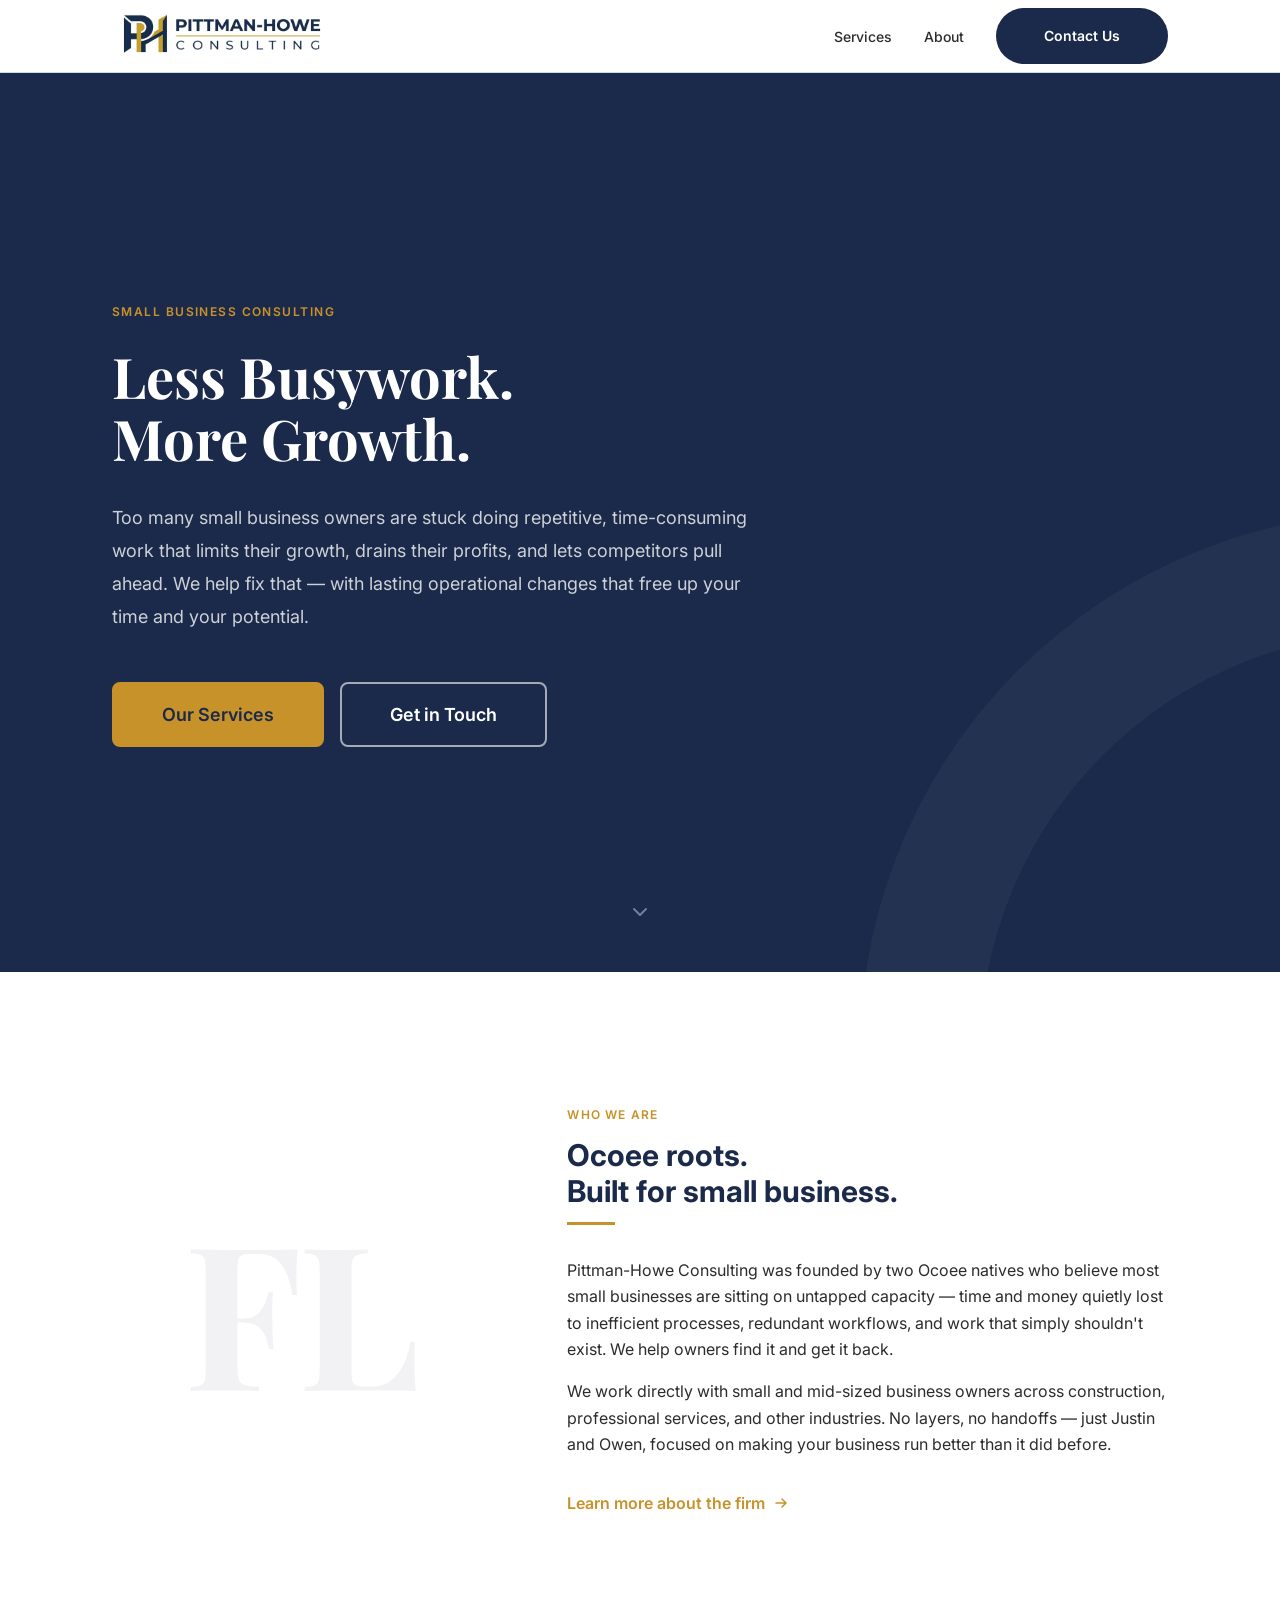
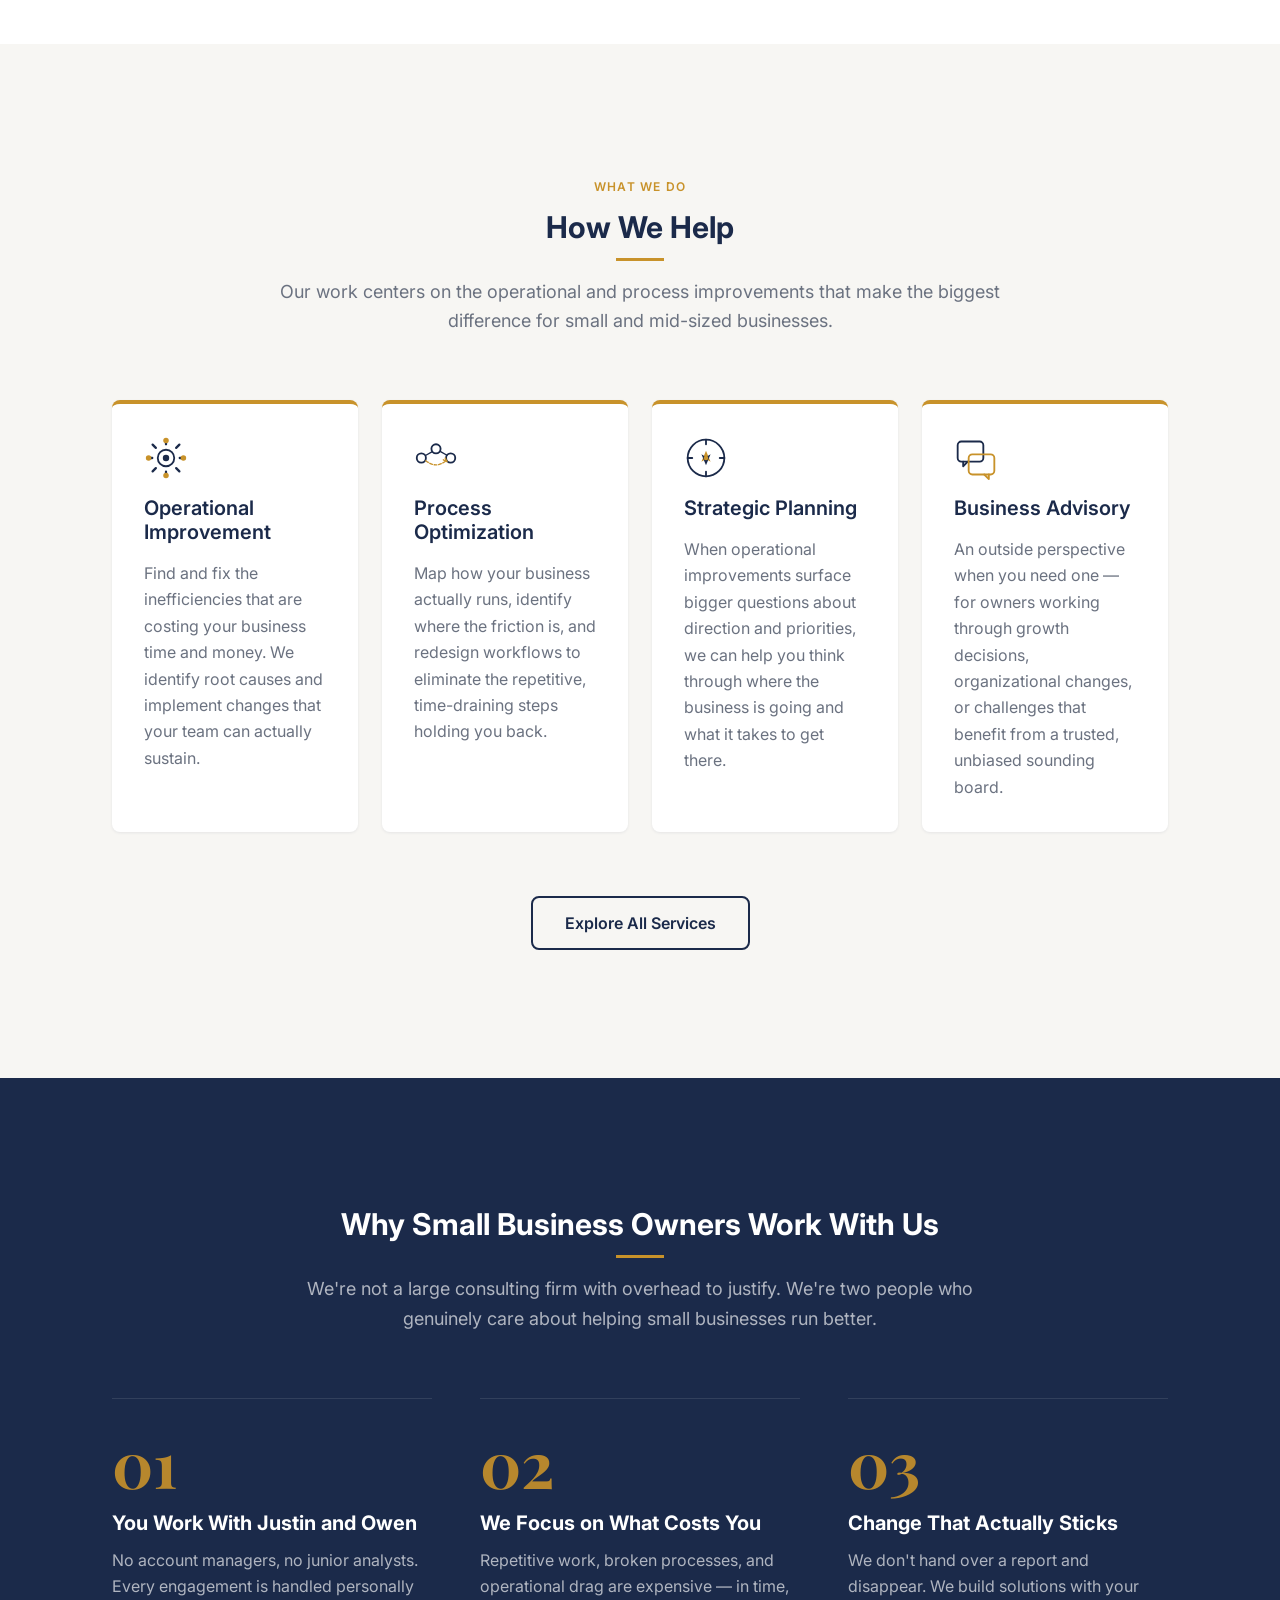
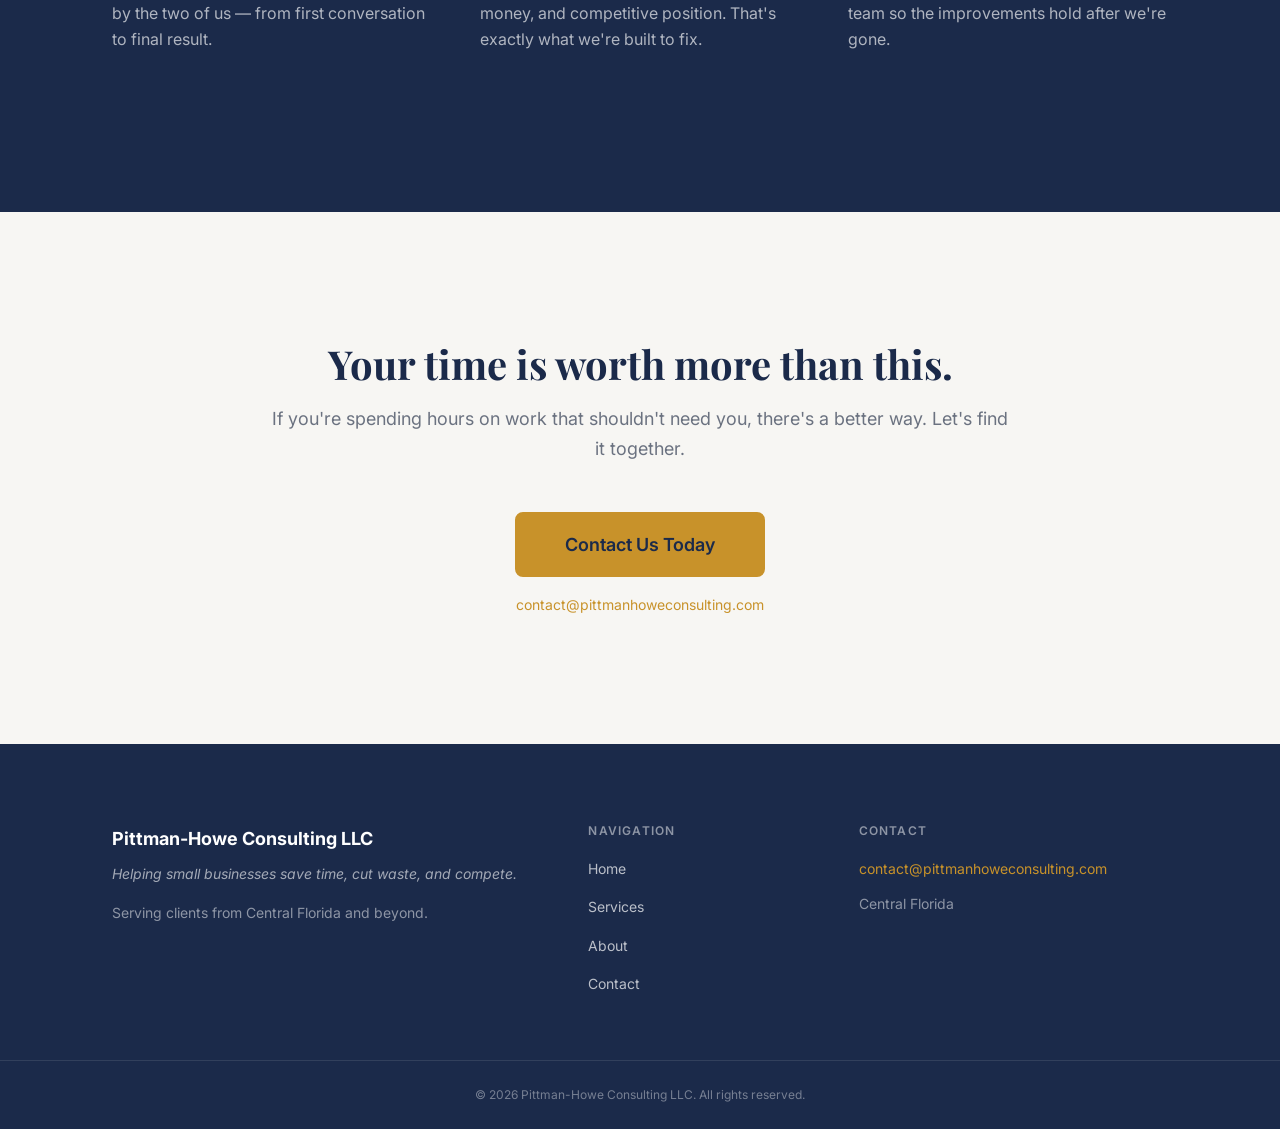
<file: index.html>
<!DOCTYPE html>
<html lang="en">
<head>
  <meta charset="UTF-8">
  <meta name="viewport" content="width=device-width, initial-scale=1">
  <title>Pittman-Howe Consulting LLC — Operational Improvement for Small Business</title>
  <meta name="description" content="Pittman-Howe Consulting helps small and mid-sized business owners eliminate inefficiency, save time, and compete smarter. Based in Central Florida.">
  <link rel="preconnect" href="https://fonts.googleapis.com">
  <link rel="preconnect" href="https://fonts.gstatic.com" crossorigin>
  <link href="https://fonts.googleapis.com/css2?family=Inter:wght@400;500;600;700&family=Playfair+Display:ital,wght@0,600;0,700;1,600&display=swap" rel="stylesheet">
  <link rel="stylesheet" href="css/styles.css">
  <link rel="icon" type="image/png" href="css/images/favicon.png">
</head>
<body>

  <!-- ===================== HEADER / NAV ===================== -->
  <header class="site-header">
    <nav class="nav-container" role="navigation" aria-label="Main navigation">
      <a href="index.html" class="nav-logo" aria-label="Pittman-Howe Consulting — home">
        <img src="css/images/logo-full.svg" alt="Pittman-Howe Consulting" class="nav-logo__img">
      </a>

      <button class="nav-toggle" aria-label="Open menu" aria-expanded="false" aria-controls="main-nav">
        <svg class="nav-toggle__open" width="24" height="18" viewBox="0 0 24 18" fill="none" aria-hidden="true">
          <line x1="0" y1="1"  x2="24" y2="1"  stroke="currentColor" stroke-width="2" stroke-linecap="round"/>
          <line x1="0" y1="9"  x2="24" y2="9"  stroke="currentColor" stroke-width="2" stroke-linecap="round"/>
          <line x1="0" y1="17" x2="24" y2="17" stroke="currentColor" stroke-width="2" stroke-linecap="round"/>
        </svg>
        <svg class="nav-toggle__close" width="24" height="24" viewBox="0 0 24 24" fill="none" aria-hidden="true">
          <line x1="4" y1="4"  x2="20" y2="20" stroke="currentColor" stroke-width="2" stroke-linecap="round"/>
          <line x1="20" y1="4" x2="4"  y2="20" stroke="currentColor" stroke-width="2" stroke-linecap="round"/>
        </svg>
      </button>

      <ul class="nav-links" id="main-nav">
        <li><a href="services.html">Services</a></li>
        <li><a href="about.html">About</a></li>
        <li class="nav-cta"><a href="contact.html">Contact Us</a></li>
      </ul>
    </nav>
  </header>

  <main>

    <!-- ===================== HERO ===================== -->
    <section class="hero" aria-labelledby="hero-heading">
      <svg class="hero__bg-arc" width="700" height="700" viewBox="0 0 700 700" fill="none" aria-hidden="true">
        <circle cx="700" cy="700" r="480" stroke="rgba(255,255,255,0.04)" stroke-width="120"/>
      </svg>

      <div class="container">
        <div class="hero__content">
          <span class="hero__eyebrow">Small Business Consulting</span>
          <h1 class="hero__headline display-heading" id="hero-heading">
            Less Busywork.<br>More Growth.
          </h1>
          <p class="hero__lead">
            Too many small business owners are stuck doing repetitive, time-consuming work that limits their growth, drains their profits, and lets competitors pull ahead. We help fix that — with lasting operational changes that free up your time and your potential.
          </p>
          <div class="hero__actions">
            <a href="services.html" class="btn btn--primary btn--lg">Our Services</a>
            <a href="contact.html" class="btn btn--outline-white btn--lg">Get in Touch</a>
          </div>
        </div>
      </div>

      <div class="hero__scroll" aria-hidden="true">
        <svg width="24" height="24" viewBox="0 0 24 24" fill="none">
          <polyline points="6,9 12,15 18,9" stroke="currentColor" stroke-width="2" stroke-linecap="round" stroke-linejoin="round"/>
        </svg>
      </div>
    </section>

    <!-- ===================== FIRM INTRO ===================== -->
    <section class="firm-intro" aria-labelledby="intro-heading">
      <div class="container">
        <div class="firm-intro__grid">
          <div class="firm-intro__watermark" aria-hidden="true">
            <span class="firm-intro__watermark-text">FL</span>
          </div>
          <div class="firm-intro__content">
            <span class="eyebrow">Who We Are</span>
            <h2 class="section-heading" id="intro-heading">Ocoee roots.<br>Built for small business.</h2>
            <div class="firm-intro__body">
              <p>Pittman-Howe Consulting was founded by two Ocoee natives who believe most small businesses are sitting on untapped capacity — time and money quietly lost to inefficient processes, redundant workflows, and work that simply shouldn't exist. We help owners find it and get it back.</p>
              <p>We work directly with small and mid-sized business owners across construction, professional services, and other industries. No layers, no handoffs — just Justin and Owen, focused on making your business run better than it did before.</p>
            </div>
            <a href="about.html" class="firm-intro__link">
              Learn more about the firm
              <svg width="16" height="16" viewBox="0 0 16 16" fill="none" aria-hidden="true">
                <path d="M3 8h10M9 4l4 4-4 4" stroke="currentColor" stroke-width="1.5" stroke-linecap="round" stroke-linejoin="round"/>
              </svg>
            </a>
          </div>
        </div>
      </div>
    </section>

    <!-- ===================== SERVICES PREVIEW ===================== -->
    <section class="services-preview" aria-labelledby="services-preview-heading">
      <div class="container">
        <div class="services-preview__header">
          <span class="eyebrow">What We Do</span>
          <h2 class="section-heading section-heading--center" id="services-preview-heading">How We Help</h2>
          <p>Our work centers on the operational and process improvements that make the biggest difference for small and mid-sized businesses.</p>
        </div>

        <div class="services-grid">

          <!-- Operational Improvement -->
          <div class="service-card">
            <div class="service-card__icon" aria-hidden="true">
              <svg width="44" height="44" viewBox="0 0 48 48" fill="none">
                <circle cx="24" cy="24" r="9" stroke="#1B2A4A" stroke-width="2"/>
                <circle cx="24" cy="24" r="3.5" fill="#1B2A4A"/>
                <path d="M24 4v5M24 39v5M4 24h5M39 24h5" stroke="#1B2A4A" stroke-width="2.5" stroke-linecap="round"/>
                <path d="M9.4 9.4l3.5 3.5M35.1 35.1l3.5 3.5M38.6 9.4l-3.5 3.5M12.9 35.1l-3.5 3.5" stroke="#1B2A4A" stroke-width="2.5" stroke-linecap="round"/>
                <circle cx="24" cy="5" r="3" fill="#C8922A"/>
                <circle cx="24" cy="43" r="3" fill="#C8922A"/>
                <circle cx="5"  cy="24" r="3" fill="#C8922A"/>
                <circle cx="43" cy="24" r="3" fill="#C8922A"/>
              </svg>
            </div>
            <h3 class="service-card__title">Operational Improvement</h3>
            <p class="service-card__body">Find and fix the inefficiencies that are costing your business time and money. We identify root causes and implement changes that your team can actually sustain.</p>
          </div>

          <!-- Process Optimization -->
          <div class="service-card">
            <div class="service-card__icon" aria-hidden="true">
              <svg width="44" height="44" viewBox="0 0 48 48" fill="none">
                <circle cx="8"  cy="24" r="5" stroke="#1B2A4A" stroke-width="2" fill="none"/>
                <circle cx="24" cy="14" r="5" stroke="#1B2A4A" stroke-width="2" fill="none"/>
                <circle cx="40" cy="24" r="5" stroke="#1B2A4A" stroke-width="2" fill="none"/>
                <path d="M13 21l7-4" stroke="#1B2A4A" stroke-width="1.5" stroke-linecap="round"/>
                <path d="M29 17l7 4" stroke="#1B2A4A" stroke-width="1.5" stroke-linecap="round"/>
                <path d="M13 27 Q24 36 35 27" stroke="#C8922A" stroke-width="1.5" stroke-dasharray="3 2" stroke-linecap="round" fill="none"/>
                <path d="M32 26l4 2-2-4" stroke="#C8922A" stroke-width="1.5" stroke-linecap="round" stroke-linejoin="round"/>
              </svg>
            </div>
            <h3 class="service-card__title">Process Optimization</h3>
            <p class="service-card__body">Map how your business actually runs, identify where the friction is, and redesign workflows to eliminate the repetitive, time-draining steps holding you back.</p>
          </div>

          <!-- Strategic Planning -->
          <div class="service-card">
            <div class="service-card__icon" aria-hidden="true">
              <svg width="44" height="44" viewBox="0 0 48 48" fill="none">
                <circle cx="24" cy="24" r="20" stroke="#1B2A4A" stroke-width="2"/>
                <line x1="24" y1="4"  x2="24" y2="9"  stroke="#1B2A4A" stroke-width="2" stroke-linecap="round"/>
                <line x1="24" y1="39" x2="24" y2="44" stroke="#1B2A4A" stroke-width="2" stroke-linecap="round"/>
                <line x1="4"  y1="24" x2="9"  y2="24" stroke="#1B2A4A" stroke-width="2" stroke-linecap="round"/>
                <line x1="39" y1="24" x2="44" y2="24" stroke="#1B2A4A" stroke-width="2" stroke-linecap="round"/>
                <polygon points="24,16 29,28 24,25 19,28" fill="#C8922A"/>
                <polygon points="24,32 19,20 24,23 29,20" fill="#1B2A4A"/>
                <circle cx="24" cy="24" r="2.5" fill="#C8922A"/>
              </svg>
            </div>
            <h3 class="service-card__title">Strategic Planning</h3>
            <p class="service-card__body">When operational improvements surface bigger questions about direction and priorities, we can help you think through where the business is going and what it takes to get there.</p>
          </div>

          <!-- Business Advisory -->
          <div class="service-card">
            <div class="service-card__icon" aria-hidden="true">
              <svg width="44" height="44" viewBox="0 0 48 48" fill="none">
                <rect x="4"  y="6"  width="28" height="22" rx="4" stroke="#1B2A4A" stroke-width="2" fill="none"/>
                <path d="M10 28v5l5-5" stroke="#1B2A4A" stroke-width="2" stroke-linecap="round" stroke-linejoin="round"/>
                <rect x="16" y="20" width="28" height="22" rx="4" stroke="#C8922A" stroke-width="2" fill="none"/>
                <path d="M38 42v5l-5-5" stroke="#C8922A" stroke-width="2" stroke-linecap="round" stroke-linejoin="round"/>
              </svg>
            </div>
            <h3 class="service-card__title">Business Advisory</h3>
            <p class="service-card__body">An outside perspective when you need one — for owners working through growth decisions, organizational changes, or challenges that benefit from a trusted, unbiased sounding board.</p>
          </div>

        </div>

        <div class="services-preview__cta">
          <a href="services.html" class="btn btn--outline">Explore All Services</a>
        </div>
      </div>
    </section>

    <!-- ===================== DIFFERENTIATORS ===================== -->
    <section class="differentiators" aria-labelledby="diff-heading">
      <div class="container">
        <div class="differentiators__header">
          <h2 class="section-heading" id="diff-heading">Why Small Business Owners Work With Us</h2>
          <p>We're not a large consulting firm with overhead to justify. We're two people who genuinely care about helping small businesses run better.</p>
        </div>

        <div class="differentiators__grid">
          <div class="differentiator-item">
            <div class="differentiator-item__number display-heading">01</div>
            <h3>You Work With Justin and Owen</h3>
            <p>No account managers, no junior analysts. Every engagement is handled personally by the two of us — from first conversation to final result.</p>
          </div>
          <div class="differentiator-item">
            <div class="differentiator-item__number display-heading">02</div>
            <h3>We Focus on What Costs You</h3>
            <p>Repetitive work, broken processes, and operational drag are expensive — in time, money, and competitive position. That's exactly what we're built to fix.</p>
          </div>
          <div class="differentiator-item">
            <div class="differentiator-item__number display-heading">03</div>
            <h3>Change That Actually Sticks</h3>
            <p>We don't hand over a report and disappear. We build solutions with your team so the improvements hold after we're gone.</p>
          </div>
        </div>
      </div>
    </section>

    <!-- ===================== CTA BANNER ===================== -->
    <section class="cta-banner" aria-labelledby="cta-heading">
      <div class="container">
        <h2 class="display-heading" id="cta-heading">Your time is worth more than this.</h2>
        <p>If you're spending hours on work that shouldn't need you, there's a better way. Let's find it together.</p>
        <a href="contact.html" class="btn btn--primary btn--lg">Contact Us Today</a>
        <a href="mailto:contact@pittmanhoweconsulting.com" class="cta-banner__email">contact@pittmanhoweconsulting.com</a>
      </div>
    </section>

  </main>

  <!-- ===================== FOOTER ===================== -->
  <footer class="site-footer" aria-label="Site footer">
    <div class="container">
      <div class="footer-grid">
        <div class="footer-brand">
          <div class="footer-brand__wordmark">Pittman-Howe Consulting LLC</div>
          <p class="footer-brand__tagline">Helping small businesses save time, cut waste, and compete.</p>
          <p class="footer-brand__location">Serving clients from Central Florida and beyond.</p>
        </div>
        <div class="footer-col">
          <h4>Navigation</h4>
          <ul>
            <li><a href="index.html">Home</a></li>
            <li><a href="services.html">Services</a></li>
            <li><a href="about.html">About</a></li>
            <li><a href="contact.html">Contact</a></li>
          </ul>
        </div>
        <div class="footer-col">
          <h4>Contact</h4>
          <a href="mailto:contact@pittmanhoweconsulting.com" class="footer-contact__email">contact@pittmanhoweconsulting.com</a>
          <p class="footer-contact__location">Central Florida</p>
        </div>
      </div>
    </div>
    <div class="footer-bottom">
      <div class="container">
        <p>&copy; 2026 Pittman-Howe Consulting LLC. All rights reserved.</p>
      </div>
    </div>
  </footer>

  <script src="js/main.js"></script>
</body>
</html>
</file>
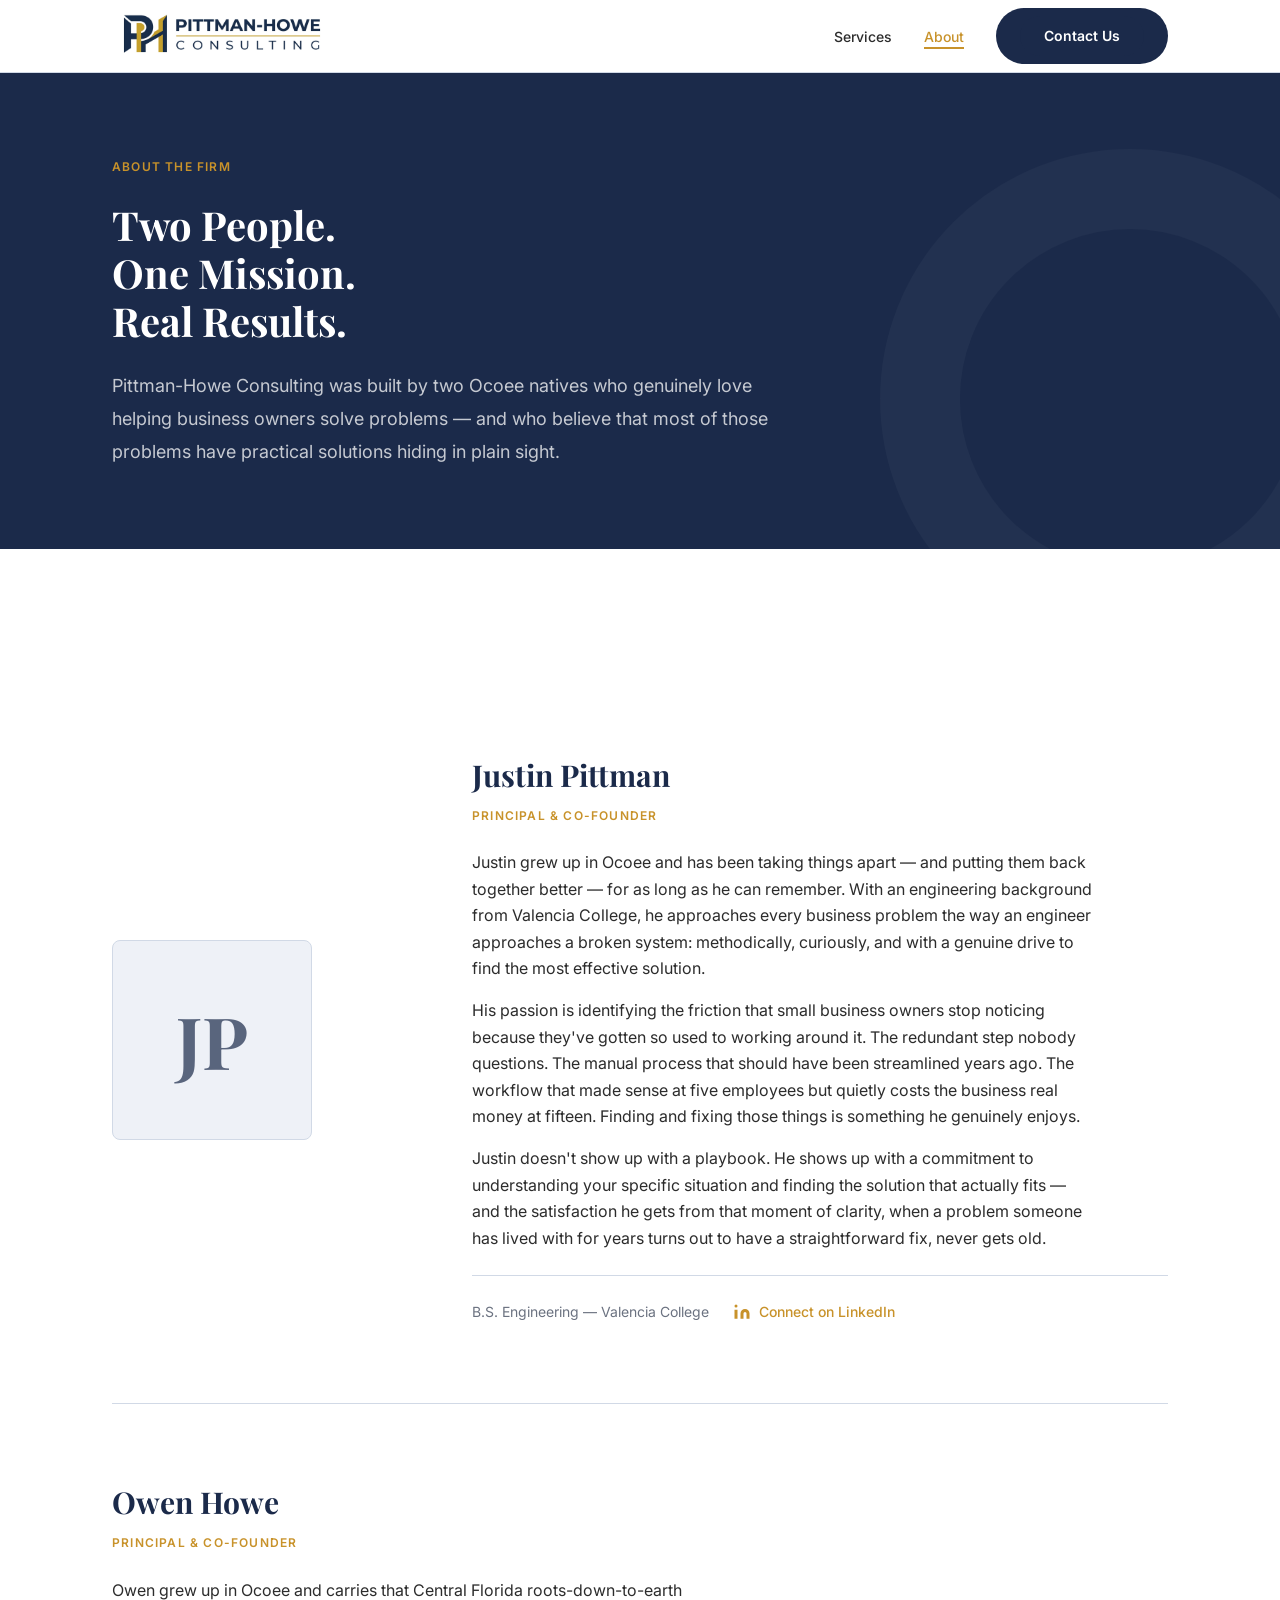
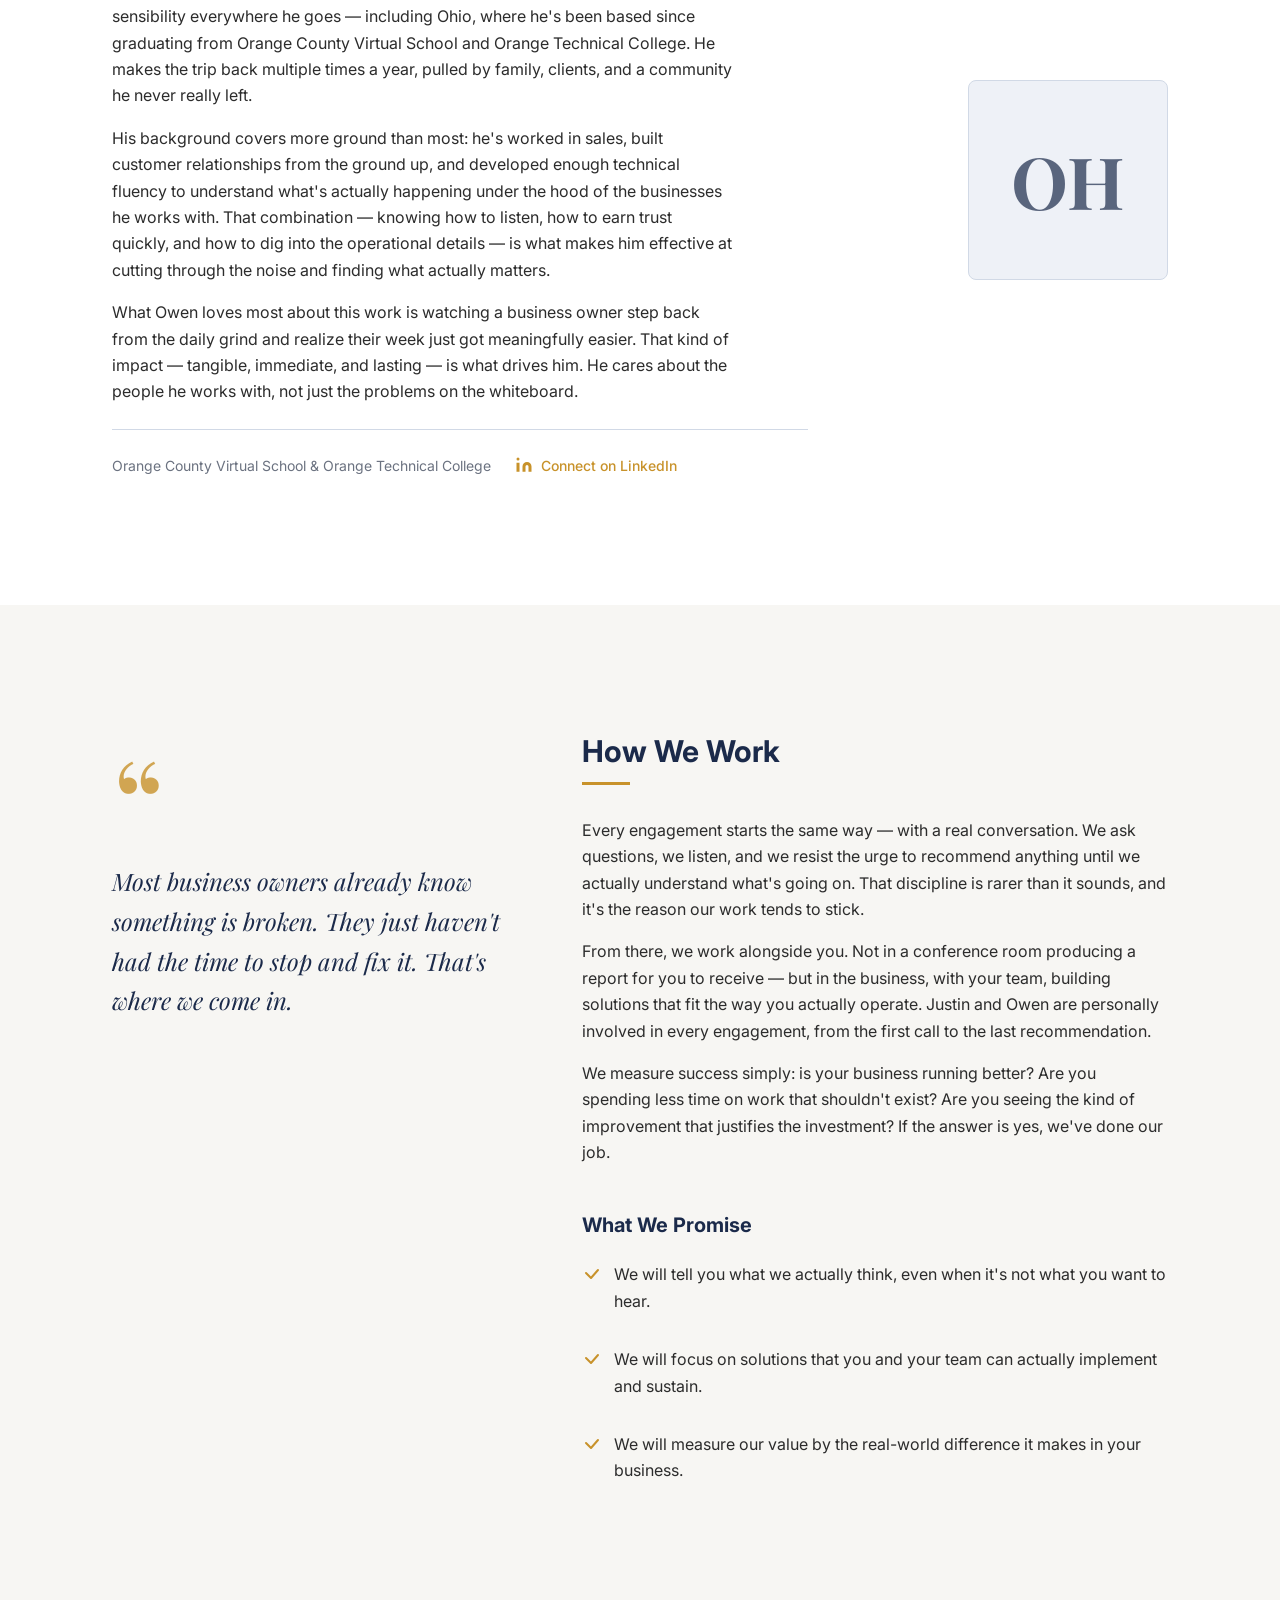
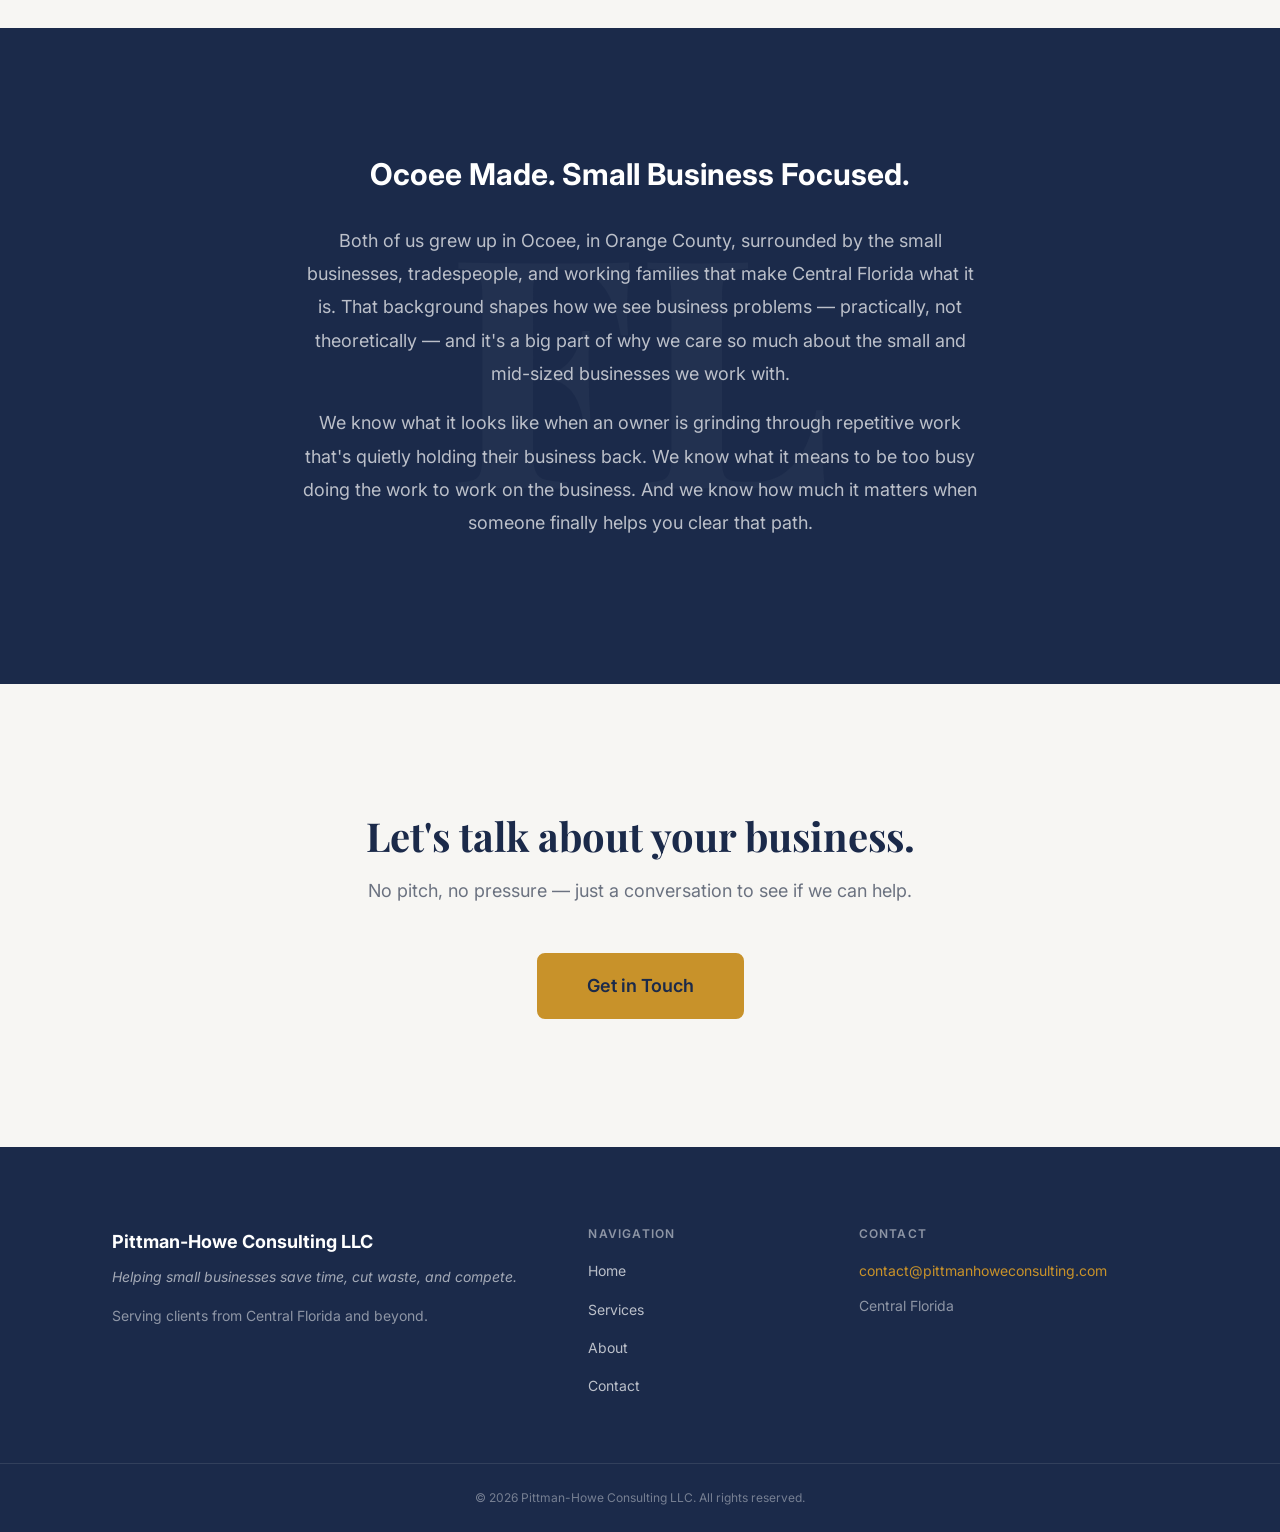
<file: about.html>
<!DOCTYPE html>
<html lang="en">
<head>
  <meta charset="UTF-8">
  <meta name="viewport" content="width=device-width, initial-scale=1">
  <title>About — Pittman-Howe Consulting LLC</title>
  <meta name="description" content="Meet Justin Pittman and Owen Howe — two Ocoee natives passionate about helping small business owners save time, cut waste, and build better operations.">
  <link rel="preconnect" href="https://fonts.googleapis.com">
  <link rel="preconnect" href="https://fonts.gstatic.com" crossorigin>
  <link href="https://fonts.googleapis.com/css2?family=Inter:wght@400;500;600;700&family=Playfair+Display:ital,wght@0,600;0,700;1,600&display=swap" rel="stylesheet">
  <link rel="stylesheet" href="css/styles.css">
  <link rel="icon" type="image/png" href="css/images/favicon.png">
</head>
<body>

  <!-- ===================== HEADER / NAV ===================== -->
  <header class="site-header">
    <nav class="nav-container" role="navigation" aria-label="Main navigation">
      <a href="index.html" class="nav-logo" aria-label="Pittman-Howe Consulting — home">
        <img src="css/images/logo-full.svg" alt="Pittman-Howe Consulting" class="nav-logo__img">
      </a>

      <button class="nav-toggle" aria-label="Open menu" aria-expanded="false" aria-controls="main-nav">
        <svg class="nav-toggle__open" width="24" height="18" viewBox="0 0 24 18" fill="none" aria-hidden="true">
          <line x1="0" y1="1"  x2="24" y2="1"  stroke="currentColor" stroke-width="2" stroke-linecap="round"/>
          <line x1="0" y1="9"  x2="24" y2="9"  stroke="currentColor" stroke-width="2" stroke-linecap="round"/>
          <line x1="0" y1="17" x2="24" y2="17" stroke="currentColor" stroke-width="2" stroke-linecap="round"/>
        </svg>
        <svg class="nav-toggle__close" width="24" height="24" viewBox="0 0 24 24" fill="none" aria-hidden="true">
          <line x1="4" y1="4"  x2="20" y2="20" stroke="currentColor" stroke-width="2" stroke-linecap="round"/>
          <line x1="20" y1="4" x2="4"  y2="20" stroke="currentColor" stroke-width="2" stroke-linecap="round"/>
        </svg>
      </button>

      <ul class="nav-links" id="main-nav">
        <li><a href="services.html">Services</a></li>
        <li><a href="about.html">About</a></li>
        <li class="nav-cta"><a href="contact.html">Contact Us</a></li>
      </ul>
    </nav>
  </header>

  <main>

    <!-- ===================== PAGE HERO ===================== -->
    <section class="page-hero" aria-labelledby="page-heading">
      <div class="container">
        <span class="eyebrow">About the Firm</span>
        <h1 id="page-heading" class="display-heading">Two People.<br>One Mission.<br>Real Results.</h1>
        <p class="lead">Pittman-Howe Consulting was built by two Ocoee natives who genuinely love helping business owners solve problems — and who believe that most of those problems have practical solutions hiding in plain sight.</p>
      </div>
    </section>

    <!-- ===================== PARTNER BIOS ===================== -->
    <section class="partner-bios" aria-labelledby="team-heading">
      <div class="container">
        <h2 class="visually-hidden" id="team-heading">The Team</h2>

        <!-- Bio 1: Justin Pittman -->
        <div class="bio-section">
          <div class="bio-section__grid">
            <div class="bio-monogram" aria-hidden="true">
              <span class="bio-monogram__initials">JP</span>
            </div>
            <div class="bio-section__content">
              <h2 class="bio-section__name">Justin Pittman</h2>
              <span class="bio-section__title">Principal &amp; Co-Founder</span>
              <div class="bio-section__body">
                <p>Justin grew up in Ocoee and has been taking things apart — and putting them back together better — for as long as he can remember. With an engineering background from Valencia College, he approaches every business problem the way an engineer approaches a broken system: methodically, curiously, and with a genuine drive to find the most effective solution.</p>
                <p>His passion is identifying the friction that small business owners stop noticing because they've gotten so used to working around it. The redundant step nobody questions. The manual process that should have been streamlined years ago. The workflow that made sense at five employees but quietly costs the business real money at fifteen. Finding and fixing those things is something he genuinely enjoys.</p>
                <p>Justin doesn't show up with a playbook. He shows up with a commitment to understanding your specific situation and finding the solution that actually fits — and the satisfaction he gets from that moment of clarity, when a problem someone has lived with for years turns out to have a straightforward fix, never gets old.</p>
              </div>
              <div class="bio-section__meta">
                <p class="bio-section__education">B.S. Engineering &mdash; Valencia College</p>
                <a href="https://www.linkedin.com/in/justin-j-pittman/" class="bio-section__linkedin" target="_blank" rel="noopener noreferrer" aria-label="Connect with Justin Pittman on LinkedIn">
                  <svg width="18" height="18" viewBox="0 0 24 24" fill="currentColor" aria-hidden="true">
                    <path d="M16 8a6 6 0 0 1 6 6v7h-4v-7a2 2 0 0 0-2-2 2 2 0 0 0-2 2v7h-4v-7a6 6 0 0 1 6-6zM2 9h4v12H2z"/>
                    <circle cx="4" cy="4" r="2"/>
                  </svg>
                  Connect on LinkedIn
                </a>
              </div>
            </div>
          </div>
        </div>

        <!-- Bio 2: Owen Howe -->
        <div class="bio-section bio-section--reverse">
          <div class="bio-section__grid">
            <div class="bio-monogram" aria-hidden="true">
              <span class="bio-monogram__initials">OH</span>
            </div>
            <div class="bio-section__content">
              <h2 class="bio-section__name">Owen Howe</h2>
              <span class="bio-section__title">Principal &amp; Co-Founder</span>
              <div class="bio-section__body">
                <p>Owen grew up in Ocoee and carries that Central Florida roots-down-to-earth sensibility everywhere he goes — including Ohio, where he's been based since graduating from Orange County Virtual School and Orange Technical College. He makes the trip back multiple times a year, pulled by family, clients, and a community he never really left.</p>
                <p>His background covers more ground than most: he's worked in sales, built customer relationships from the ground up, and developed enough technical fluency to understand what's actually happening under the hood of the businesses he works with. That combination — knowing how to listen, how to earn trust quickly, and how to dig into the operational details — is what makes him effective at cutting through the noise and finding what actually matters.</p>
                <p>What Owen loves most about this work is watching a business owner step back from the daily grind and realize their week just got meaningfully easier. That kind of impact — tangible, immediate, and lasting — is what drives him. He cares about the people he works with, not just the problems on the whiteboard.</p>
              </div>
              <div class="bio-section__meta">
                <p class="bio-section__education">Orange County Virtual School &amp; Orange Technical College</p>
                <a href="https://www.linkedin.com/in/owen-howe-86a048407/" class="bio-section__linkedin" target="_blank" rel="noopener noreferrer" aria-label="Connect with Owen Howe on LinkedIn">
                  <svg width="18" height="18" viewBox="0 0 24 24" fill="currentColor" aria-hidden="true">
                    <path d="M16 8a6 6 0 0 1 6 6v7h-4v-7a2 2 0 0 0-2-2 2 2 0 0 0-2 2v7h-4v-7a6 6 0 0 1 6-6zM2 9h4v12H2z"/>
                    <circle cx="4" cy="4" r="2"/>
                  </svg>
                  Connect on LinkedIn
                </a>
              </div>
            </div>
          </div>
        </div>

      </div>
    </section>

    <!-- ===================== OUR APPROACH ===================== -->
    <section class="firm-approach" aria-labelledby="approach-heading">
      <div class="container">
        <div class="firm-approach__grid">
          <div class="firm-approach__pullquote">
            <span class="firm-approach__quote-mark" aria-hidden="true">&ldquo;</span>
            <p class="firm-approach__quote-text">Most business owners already know something is broken. They just haven't had the time to stop and fix it. That's where we come in.</p>
          </div>
          <div class="firm-approach__content">
            <h2 class="section-heading" id="approach-heading">How We Work</h2>
            <p>Every engagement starts the same way — with a real conversation. We ask questions, we listen, and we resist the urge to recommend anything until we actually understand what's going on. That discipline is rarer than it sounds, and it's the reason our work tends to stick.</p>
            <p>From there, we work alongside you. Not in a conference room producing a report for you to receive — but in the business, with your team, building solutions that fit the way you actually operate. Justin and Owen are personally involved in every engagement, from the first call to the last recommendation.</p>
            <p>We measure success simply: is your business running better? Are you spending less time on work that shouldn't exist? Are you seeing the kind of improvement that justifies the investment? If the answer is yes, we've done our job.</p>

            <div class="firm-approach__promises">
              <h3>What We Promise</h3>
              <ul class="promise-list">
                <li class="promise-item">
                  <svg class="promise-item__bullet" viewBox="0 0 20 20" fill="none" aria-hidden="true">
                    <path d="M4 10l5 5 7-8" stroke="#C8922A" stroke-width="2" stroke-linecap="round" stroke-linejoin="round"/>
                  </svg>
                  <p>We will tell you what we actually think, even when it's not what you want to hear.</p>
                </li>
                <li class="promise-item">
                  <svg class="promise-item__bullet" viewBox="0 0 20 20" fill="none" aria-hidden="true">
                    <path d="M4 10l5 5 7-8" stroke="#C8922A" stroke-width="2" stroke-linecap="round" stroke-linejoin="round"/>
                  </svg>
                  <p>We will focus on solutions that you and your team can actually implement and sustain.</p>
                </li>
                <li class="promise-item">
                  <svg class="promise-item__bullet" viewBox="0 0 20 20" fill="none" aria-hidden="true">
                    <path d="M4 10l5 5 7-8" stroke="#C8922A" stroke-width="2" stroke-linecap="round" stroke-linejoin="round"/>
                  </svg>
                  <p>We will measure our value by the real-world difference it makes in your business.</p>
                </li>
              </ul>
            </div>
          </div>
        </div>
      </div>
    </section>

    <!-- ===================== FLORIDA ROOTS ===================== -->
    <section class="florida-roots" aria-labelledby="florida-heading">
      <div class="florida-roots__watermark" aria-hidden="true">FL</div>
      <div class="container">
        <div class="florida-roots__content">
          <h2 id="florida-heading">Ocoee Made. Small Business Focused.</h2>
          <p>Both of us grew up in Ocoee, in Orange County, surrounded by the small businesses, tradespeople, and working families that make Central Florida what it is. That background shapes how we see business problems — practically, not theoretically — and it's a big part of why we care so much about the small and mid-sized businesses we work with.</p>
          <p>We know what it looks like when an owner is grinding through repetitive work that's quietly holding their business back. We know what it means to be too busy doing the work to work on the business. And we know how much it matters when someone finally helps you clear that path.</p>
        </div>
      </div>
    </section>

    <!-- ===================== CTA BANNER ===================== -->
    <section class="cta-banner" aria-labelledby="about-cta-heading">
      <div class="container">
        <h2 class="display-heading" id="about-cta-heading">Let's talk about your business.</h2>
        <p>No pitch, no pressure — just a conversation to see if we can help.</p>
        <a href="contact.html" class="btn btn--primary btn--lg">Get in Touch</a>
      </div>
    </section>

  </main>

  <!-- ===================== FOOTER ===================== -->
  <footer class="site-footer" aria-label="Site footer">
    <div class="container">
      <div class="footer-grid">
        <div class="footer-brand">
          <div class="footer-brand__wordmark">Pittman-Howe Consulting LLC</div>
          <p class="footer-brand__tagline">Helping small businesses save time, cut waste, and compete.</p>
          <p class="footer-brand__location">Serving clients from Central Florida and beyond.</p>
        </div>
        <div class="footer-col">
          <h4>Navigation</h4>
          <ul>
            <li><a href="index.html">Home</a></li>
            <li><a href="services.html">Services</a></li>
            <li><a href="about.html">About</a></li>
            <li><a href="contact.html">Contact</a></li>
          </ul>
        </div>
        <div class="footer-col">
          <h4>Contact</h4>
          <a href="mailto:contact@pittmanhoweconsulting.com" class="footer-contact__email">contact@pittmanhoweconsulting.com</a>
          <p class="footer-contact__location">Central Florida</p>
        </div>
      </div>
    </div>
    <div class="footer-bottom">
      <div class="container">
        <p>&copy; 2026 Pittman-Howe Consulting LLC. All rights reserved.</p>
      </div>
    </div>
  </footer>

  <script src="js/main.js"></script>
</body>
</html>
</file>
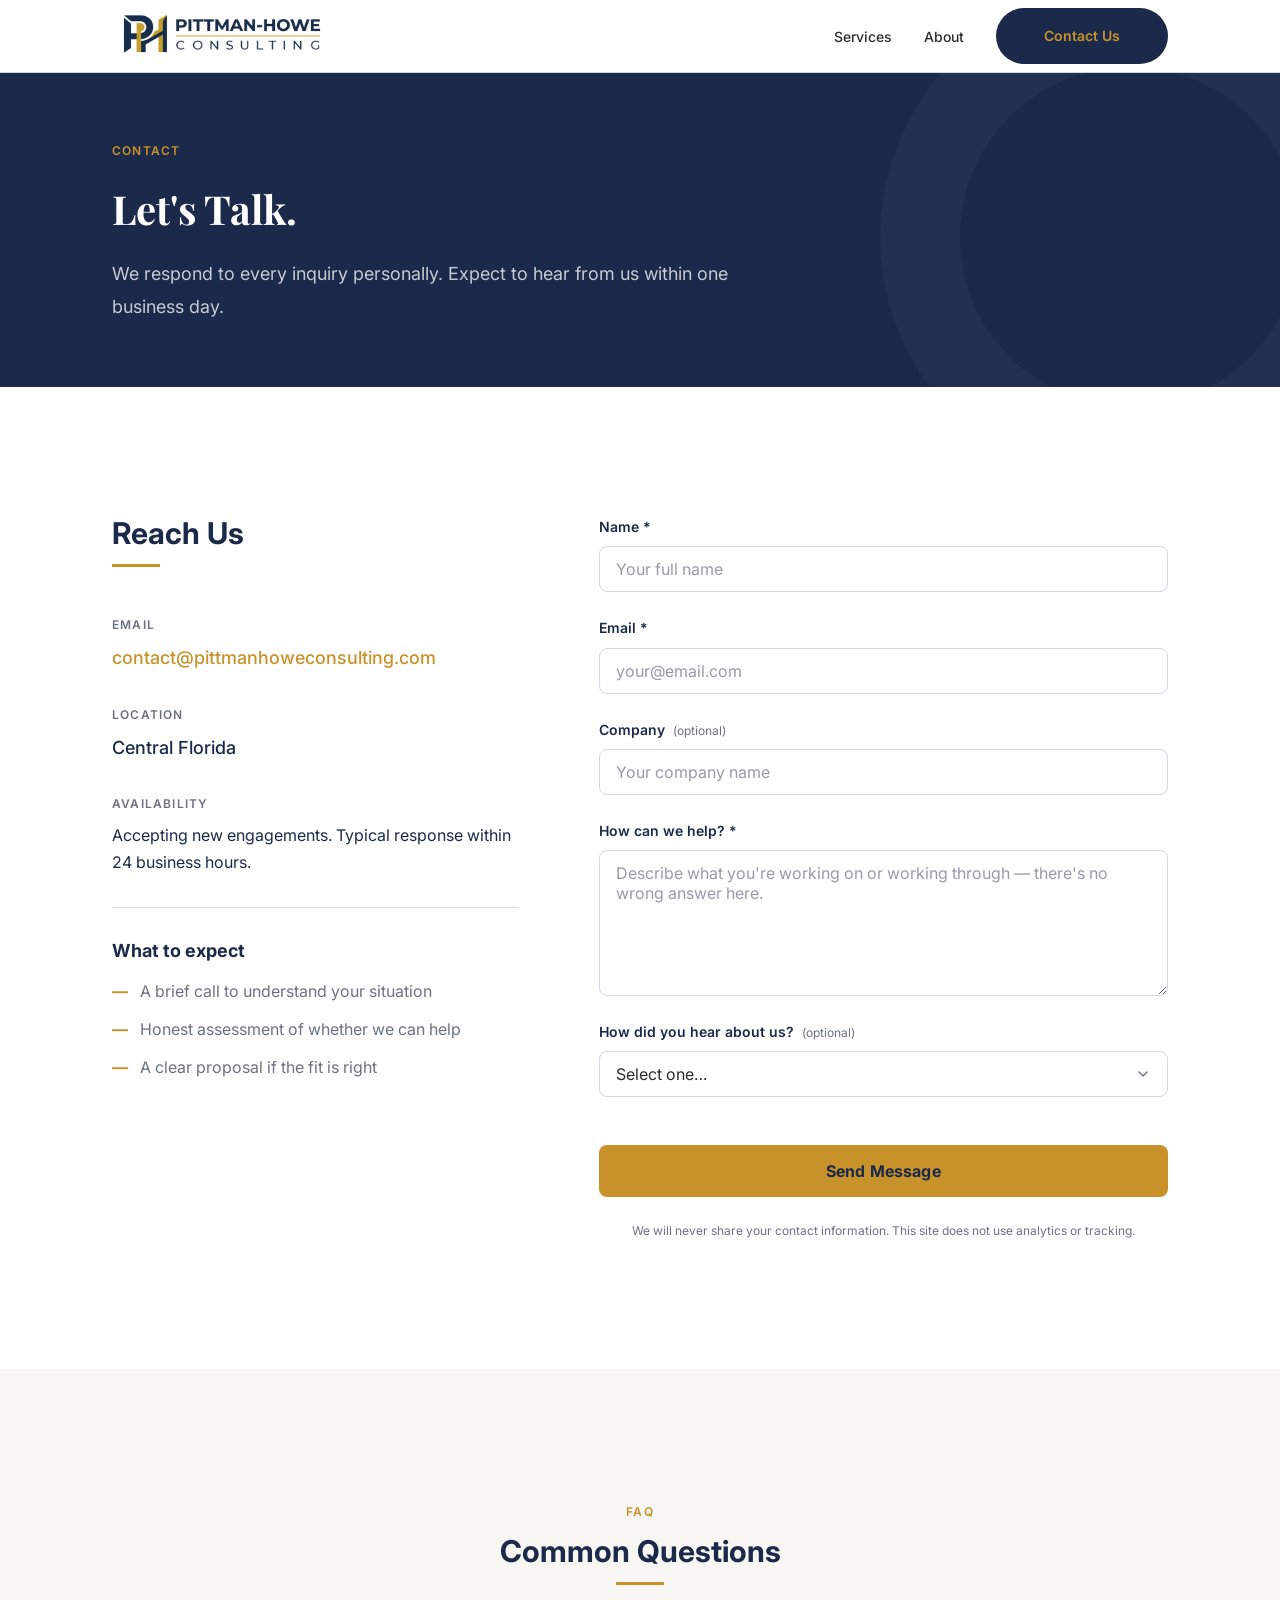
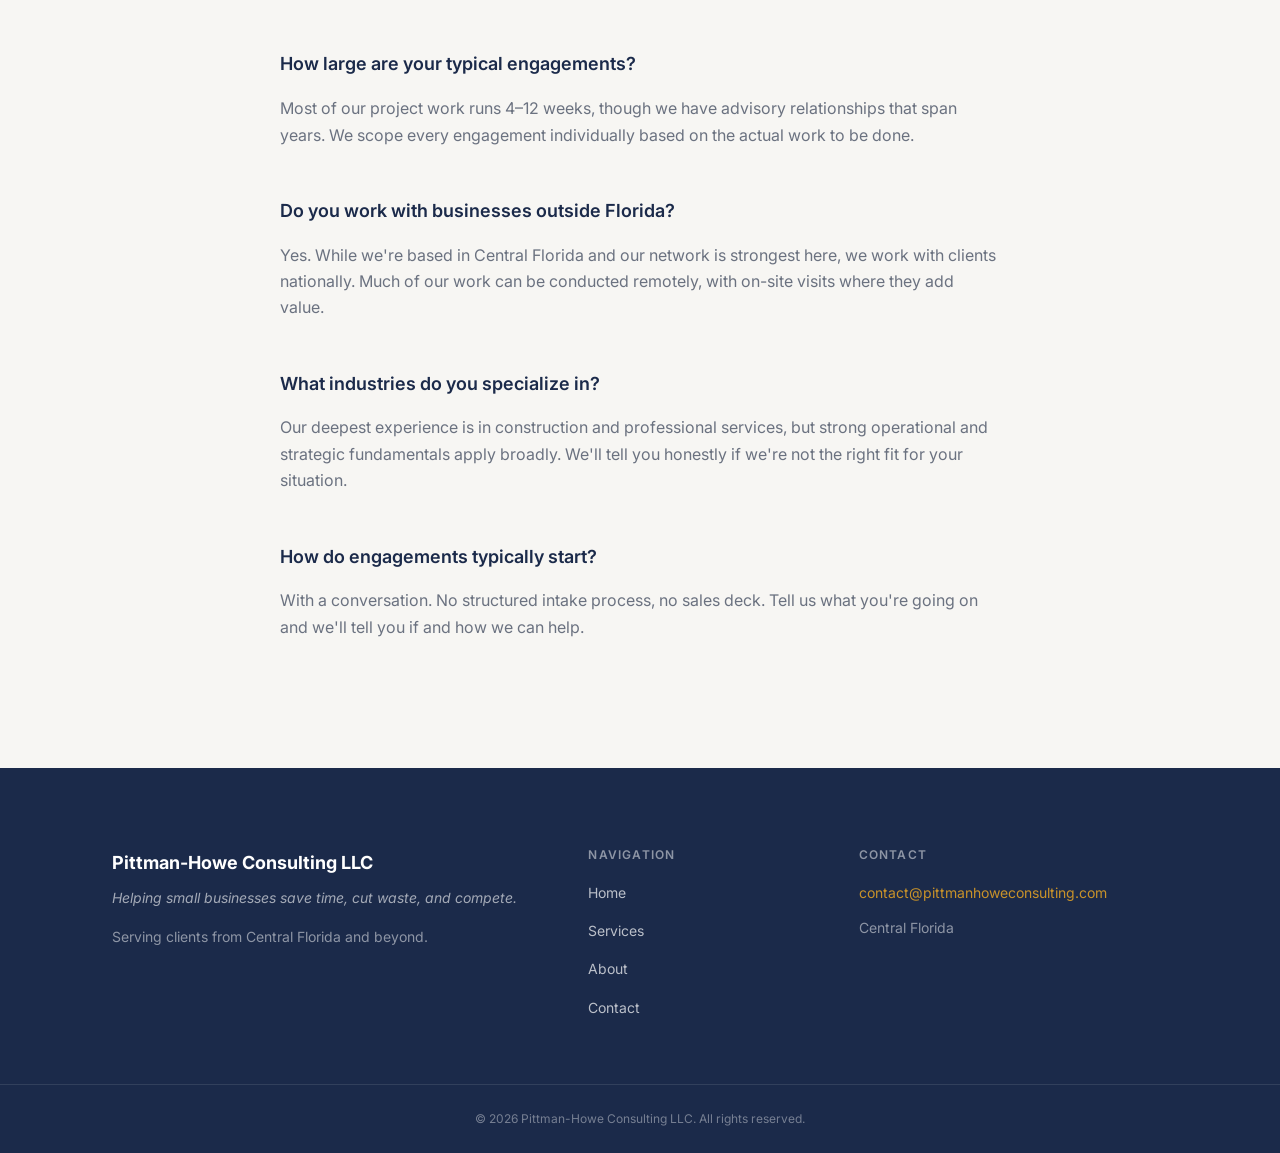
<file: contact.html>
<!DOCTYPE html>
<html lang="en">
<head>
  <meta charset="UTF-8">
  <meta name="viewport" content="width=device-width, initial-scale=1">
  <title>Contact — Pittman-Howe Consulting LLC</title>
  <meta name="description" content="Get in touch with Pittman-Howe Consulting. We respond to every inquiry personally within one business day.">
  <link rel="preconnect" href="https://fonts.googleapis.com">
  <link rel="preconnect" href="https://fonts.gstatic.com" crossorigin>
  <link href="https://fonts.googleapis.com/css2?family=Inter:wght@400;500;600;700&family=Playfair+Display:ital,wght@0,600;0,700;1,600&display=swap" rel="stylesheet">
  <link rel="stylesheet" href="css/styles.css">
  <link rel="icon" type="image/png" href="css/images/favicon.png">
  <script src="https://web3forms.com/client/script.js" async defer></script>
</head>
<body>

  <!-- ===================== HEADER / NAV ===================== -->
  <header class="site-header">
    <nav class="nav-container" role="navigation" aria-label="Main navigation">
      <a href="index.html" class="nav-logo" aria-label="Pittman-Howe Consulting — home">
        <img src="css/images/logo-full.svg" alt="Pittman-Howe Consulting" class="nav-logo__img">
      </a>

      <button class="nav-toggle" aria-label="Open menu" aria-expanded="false" aria-controls="main-nav">
        <svg class="nav-toggle__open" width="24" height="18" viewBox="0 0 24 18" fill="none" aria-hidden="true">
          <line x1="0" y1="1"  x2="24" y2="1"  stroke="currentColor" stroke-width="2" stroke-linecap="round"/>
          <line x1="0" y1="9"  x2="24" y2="9"  stroke="currentColor" stroke-width="2" stroke-linecap="round"/>
          <line x1="0" y1="17" x2="24" y2="17" stroke="currentColor" stroke-width="2" stroke-linecap="round"/>
        </svg>
        <svg class="nav-toggle__close" width="24" height="24" viewBox="0 0 24 24" fill="none" aria-hidden="true">
          <line x1="4" y1="4"  x2="20" y2="20" stroke="currentColor" stroke-width="2" stroke-linecap="round"/>
          <line x1="20" y1="4" x2="4"  y2="20" stroke="currentColor" stroke-width="2" stroke-linecap="round"/>
        </svg>
      </button>

      <ul class="nav-links" id="main-nav">
        <li><a href="services.html">Services</a></li>
        <li><a href="about.html">About</a></li>
        <li class="nav-cta"><a href="contact.html">Contact Us</a></li>
      </ul>
    </nav>
  </header>

  <main>

    <!-- ===================== PAGE HERO ===================== -->
    <section class="page-hero page-hero--short" aria-labelledby="page-heading">
      <div class="container">
        <span class="eyebrow">Contact</span>
        <h1 id="page-heading" class="display-heading">Let's Talk.</h1>
        <p class="lead">We respond to every inquiry personally. Expect to hear from us within one business day.</p>
      </div>
    </section>

    <!-- ===================== CONTACT BODY ===================== -->
    <section class="contact-body" aria-labelledby="contact-heading">
      <div class="container">
        <div class="contact-body__grid">

          <!-- Contact Info -->
          <div class="contact-info">
            <h2 class="section-heading" id="contact-heading">Reach Us</h2>

            <div class="contact-info-item">
              <span class="contact-info-item__label">Email</span>
              <p class="contact-info-item__value">
                <a href="mailto:contact@pittmanhoweconsulting.com">contact@pittmanhoweconsulting.com</a>
              </p>
            </div>

            <div class="contact-info-item">
              <span class="contact-info-item__label">Location</span>
              <p class="contact-info-item__value">Central Florida</p>
            </div>

            <div class="contact-info-item">
              <span class="contact-info-item__label">Availability</span>
              <p class="contact-info-item__value" style="font-size: var(--text-base); font-weight: var(--weight-regular);">Accepting new engagements. Typical response within 24 business hours.</p>
            </div>

            <hr class="contact-info__divider">

            <div class="contact-info__what-to-expect">
              <h3>What to expect</h3>
              <ul class="expect-list" aria-label="What to expect when you reach out">
                <li class="expect-item">A brief call to understand your situation</li>
                <li class="expect-item">Honest assessment of whether we can help</li>
                <li class="expect-item">A clear proposal if the fit is right</li>
              </ul>
            </div>
          </div>

          <!-- Contact Form -->
          <div class="contact-form-wrapper">
            <form class="contact-form" action="https://api.web3forms.com/submit" method="POST" novalidate aria-label="Contact form">
              <!-- Web3Forms configuration -->
              <input type="hidden" name="access_key" value="1aac4e50-84cf-4050-9245-a76848baecc0">
              <input type="hidden" name="redirect" value="https://pittmanhoweconsulting.com/thank-you.html">
              <input type="hidden" name="subject" value="New contact form submission from pittmanhoweconsulting.com">
              <input type="checkbox" name="botcheck" class="hidden" style="display: none;">

              <div class="form-group">
                <label class="form-label" for="name">
                  Name <span aria-hidden="true">*</span>
                </label>
                <input
                  class="form-input"
                  type="text"
                  id="name"
                  name="name"
                  autocomplete="name"
                  placeholder="Your full name"
                  required
                >
              </div>

              <div class="form-group">
                <label class="form-label" for="email">
                  Email <span aria-hidden="true">*</span>
                </label>
                <input
                  class="form-input"
                  type="email"
                  id="email"
                  name="email"
                  autocomplete="email"
                  placeholder="your@email.com"
                  required
                >
              </div>

              <div class="form-group">
                <label class="form-label" for="company">
                  Company
                  <span class="optional">(optional)</span>
                </label>
                <input
                  class="form-input"
                  type="text"
                  id="company"
                  name="company"
                  autocomplete="organization"
                  placeholder="Your company name"
                >
              </div>

              <div class="form-group">
                <label class="form-label" for="message">
                  How can we help? <span aria-hidden="true">*</span>
                </label>
                <textarea
                  class="form-textarea"
                  id="message"
                  name="message"
                  rows="6"
                  placeholder="Describe what you're working on or working through — there's no wrong answer here."
                  required
                ></textarea>
              </div>

              <div class="form-group">
                <label class="form-label" for="referral">
                  How did you hear about us?
                  <span class="optional">(optional)</span>
                </label>
                <select class="form-select" id="referral" name="referral">
                  <option value="" disabled selected>Select one&hellip;</option>
                  <option value="referral">Referral</option>
                  <option value="search">Search Engine</option>
                  <option value="linkedin">LinkedIn</option>
                  <option value="other">Other</option>
                </select>
              </div>

              <!-- hCaptcha widget -->
              <div class="form-group">
                <div class="h-captcha" data-captcha="true"></div>
              </div>

              <button type="submit" class="form-submit">Send Message</button>

              <p class="form-fine-print">We will never share your contact information. This site does not use analytics or tracking.</p>
            </form>
          </div>

        </div>
      </div>
    </section>

    <!-- ===================== FAQ ===================== -->
    <section class="contact-faq" aria-labelledby="faq-heading">
      <div class="container">
        <div class="contact-faq__header">
          <span class="eyebrow">FAQ</span>
          <h2 class="section-heading section-heading--center" id="faq-heading">Common Questions</h2>
        </div>

        <div class="faq-list">

          <div class="faq-item">
            <p class="faq-item__question">How large are your typical engagements?</p>
            <p class="faq-item__answer">Most of our project work runs 4–12 weeks, though we have advisory relationships that span years. We scope every engagement individually based on the actual work to be done.</p>
          </div>

          <div class="faq-item">
            <p class="faq-item__question">Do you work with businesses outside Florida?</p>
            <p class="faq-item__answer">Yes. While we're based in Central Florida and our network is strongest here, we work with clients nationally. Much of our work can be conducted remotely, with on-site visits where they add value.</p>
          </div>

          <div class="faq-item">
            <p class="faq-item__question">What industries do you specialize in?</p>
            <p class="faq-item__answer">Our deepest experience is in construction and professional services, but strong operational and strategic fundamentals apply broadly. We'll tell you honestly if we're not the right fit for your situation.</p>
          </div>

          <div class="faq-item">
            <p class="faq-item__question">How do engagements typically start?</p>
            <p class="faq-item__answer">With a conversation. No structured intake process, no sales deck. Tell us what you're going on and we'll tell you if and how we can help.</p>
          </div>

        </div>
      </div>
    </section>

  </main>

  <!-- ===================== FOOTER ===================== -->
  <footer class="site-footer" aria-label="Site footer">
    <div class="container">
      <div class="footer-grid">
        <div class="footer-brand">
          <div class="footer-brand__wordmark">Pittman-Howe Consulting LLC</div>
          <p class="footer-brand__tagline">Helping small businesses save time, cut waste, and compete.</p>
          <p class="footer-brand__location">Serving clients from Central Florida and beyond.</p>
        </div>
        <div class="footer-col">
          <h4>Navigation</h4>
          <ul>
            <li><a href="index.html">Home</a></li>
            <li><a href="services.html">Services</a></li>
            <li><a href="about.html">About</a></li>
            <li><a href="contact.html">Contact</a></li>
          </ul>
        </div>
        <div class="footer-col">
          <h4>Contact</h4>
          <a href="mailto:contact@pittmanhoweconsulting.com" class="footer-contact__email">contact@pittmanhoweconsulting.com</a>
          <p class="footer-contact__location">Central Florida</p>
        </div>
      </div>
    </div>
    <div class="footer-bottom">
      <div class="container">
        <p>&copy; 2026 Pittman-Howe Consulting LLC. All rights reserved.</p>
      </div>
    </div>
  </footer>

  <script src="js/main.js"></script>
</body>
</html>
</file>
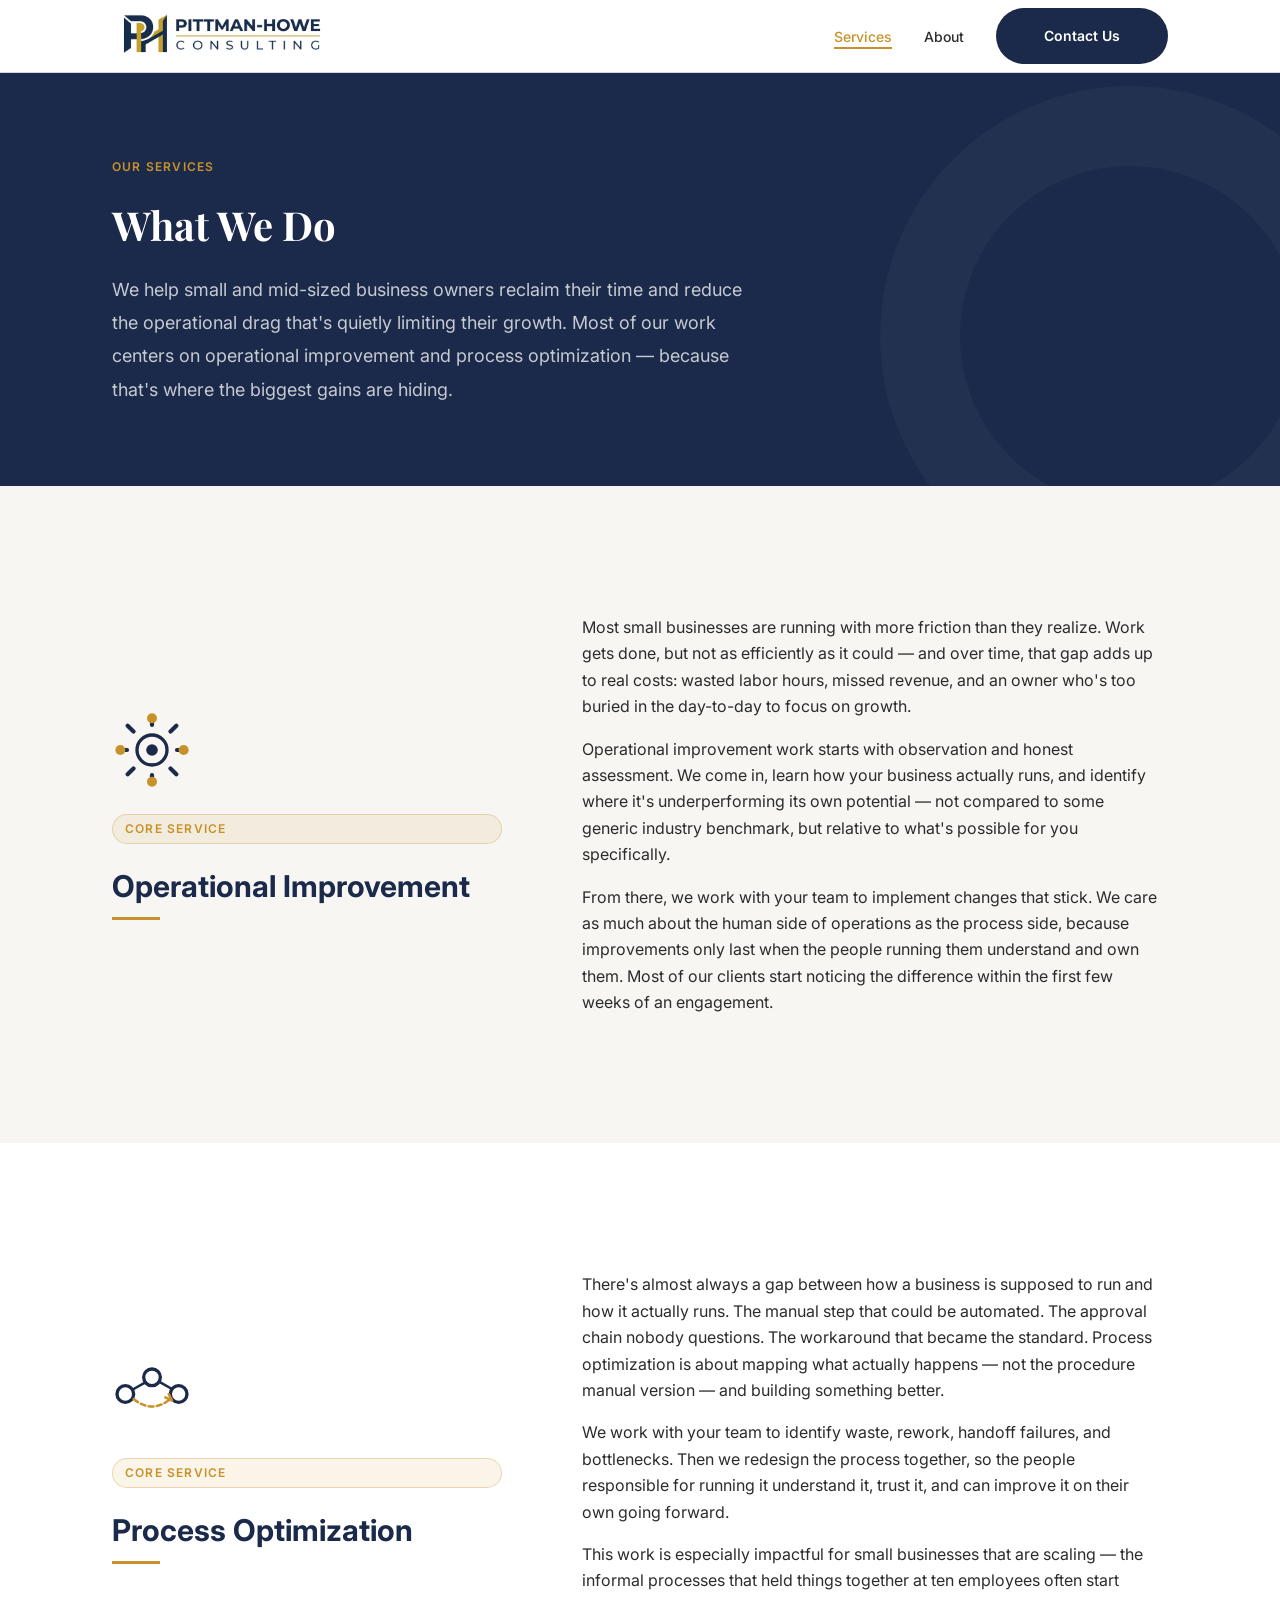
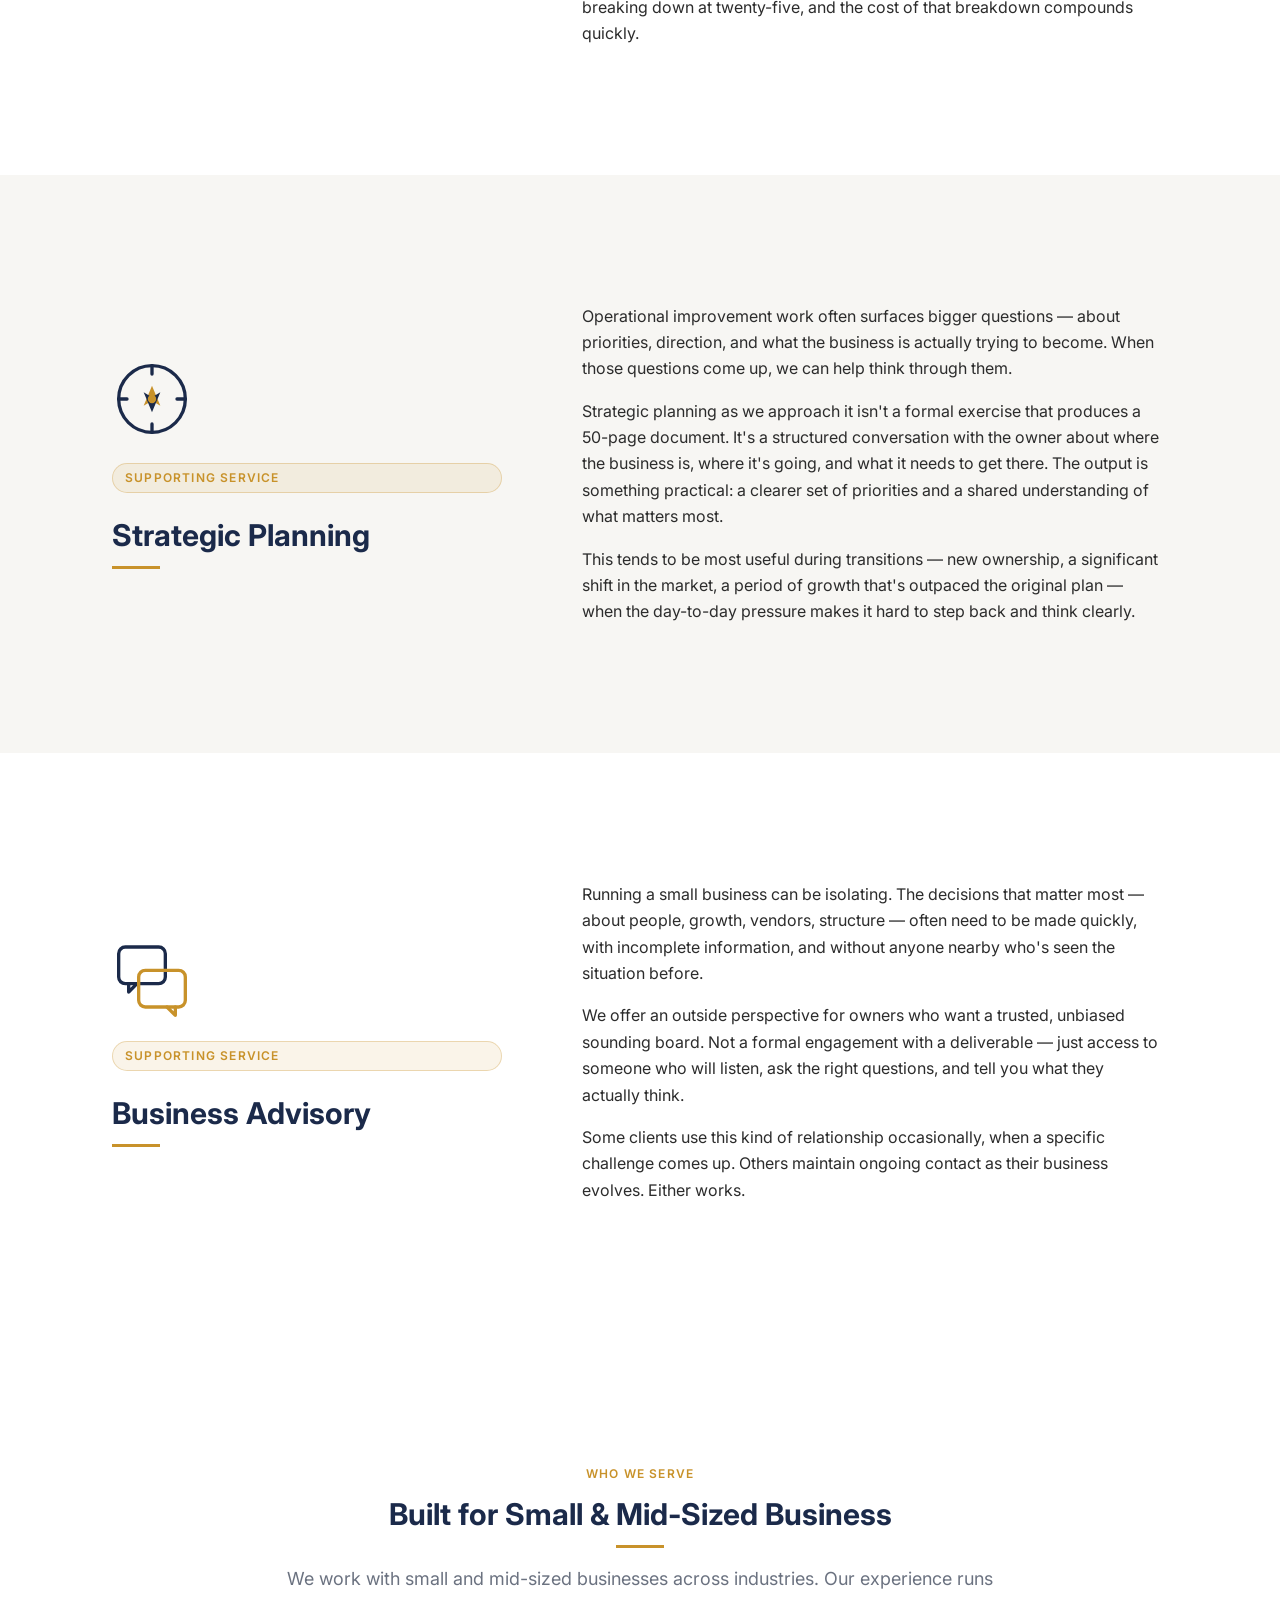
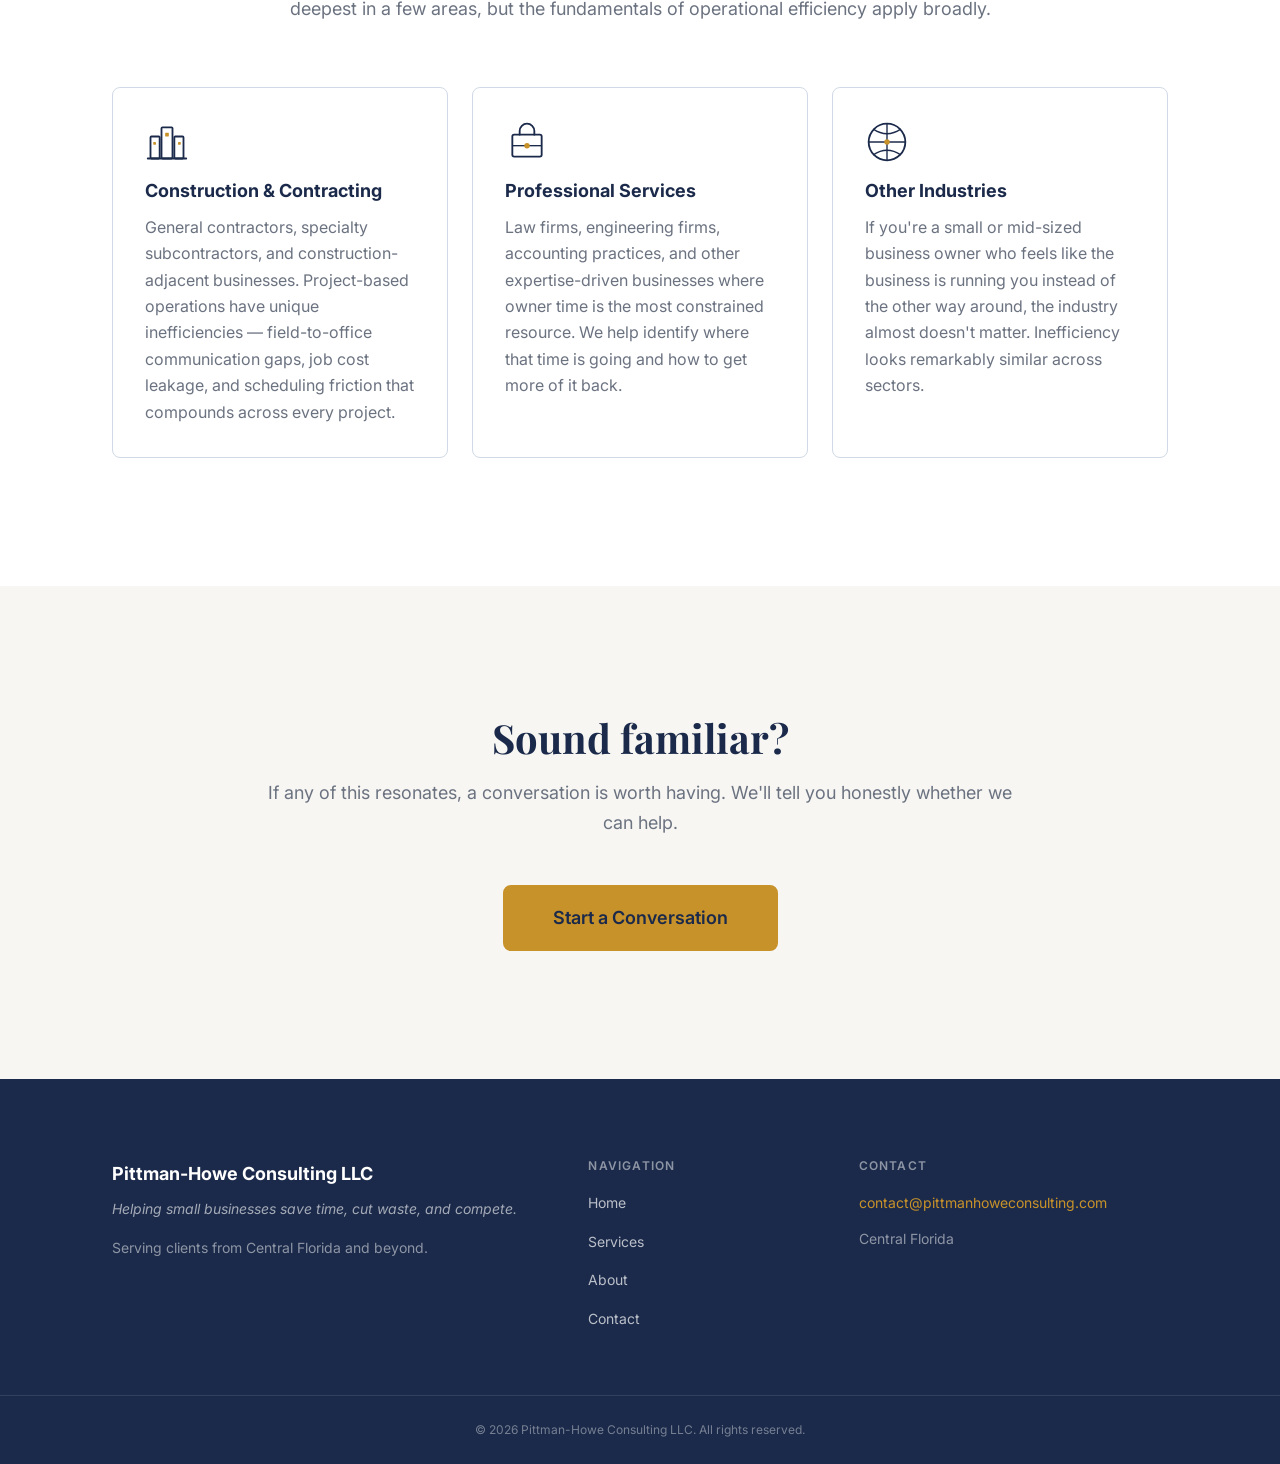
<file: services.html>
<!DOCTYPE html>
<html lang="en">
<head>
  <meta charset="UTF-8">
  <meta name="viewport" content="width=device-width, initial-scale=1">
  <title>Services — Pittman-Howe Consulting LLC</title>
  <meta name="description" content="Pittman-Howe Consulting helps small and mid-sized businesses eliminate inefficiency through operational improvement, process optimization, and practical advisory support.">
  <link rel="preconnect" href="https://fonts.googleapis.com">
  <link rel="preconnect" href="https://fonts.gstatic.com" crossorigin>
  <link href="https://fonts.googleapis.com/css2?family=Inter:wght@400;500;600;700&family=Playfair+Display:ital,wght@0,600;0,700;1,600&display=swap" rel="stylesheet">
  <link rel="stylesheet" href="css/styles.css">
  <link rel="icon" type="image/png" href="css/images/favicon.png">
</head>
<body>

  <!-- ===================== HEADER / NAV ===================== -->
  <header class="site-header">
    <nav class="nav-container" role="navigation" aria-label="Main navigation">
      <a href="index.html" class="nav-logo" aria-label="Pittman-Howe Consulting — home">
        <img src="css/images/logo-full.svg" alt="Pittman-Howe Consulting" class="nav-logo__img">
      </a>

      <button class="nav-toggle" aria-label="Open menu" aria-expanded="false" aria-controls="main-nav">
        <svg class="nav-toggle__open" width="24" height="18" viewBox="0 0 24 18" fill="none" aria-hidden="true">
          <line x1="0" y1="1"  x2="24" y2="1"  stroke="currentColor" stroke-width="2" stroke-linecap="round"/>
          <line x1="0" y1="9"  x2="24" y2="9"  stroke="currentColor" stroke-width="2" stroke-linecap="round"/>
          <line x1="0" y1="17" x2="24" y2="17" stroke="currentColor" stroke-width="2" stroke-linecap="round"/>
        </svg>
        <svg class="nav-toggle__close" width="24" height="24" viewBox="0 0 24 24" fill="none" aria-hidden="true">
          <line x1="4" y1="4"  x2="20" y2="20" stroke="currentColor" stroke-width="2" stroke-linecap="round"/>
          <line x1="20" y1="4" x2="4"  y2="20" stroke="currentColor" stroke-width="2" stroke-linecap="round"/>
        </svg>
      </button>

      <ul class="nav-links" id="main-nav">
        <li><a href="services.html">Services</a></li>
        <li><a href="about.html">About</a></li>
        <li class="nav-cta"><a href="contact.html">Contact Us</a></li>
      </ul>
    </nav>
  </header>

  <main>

    <!-- ===================== PAGE HERO ===================== -->
    <section class="page-hero" aria-labelledby="page-heading">
      <div class="container">
        <span class="eyebrow">Our Services</span>
        <h1 id="page-heading" class="display-heading">What We Do</h1>
        <p class="lead">We help small and mid-sized business owners reclaim their time and reduce the operational drag that's quietly limiting their growth. Most of our work centers on operational improvement and process optimization — because that's where the biggest gains are hiding.</p>
      </div>
    </section>

    <!-- ===================== SERVICE 1: OPERATIONAL IMPROVEMENT ===================== -->
    <section class="service-detail" aria-labelledby="ops-heading">
      <div class="container">
        <div class="service-detail__grid">
          <div class="service-detail__visual">
            <div class="service-detail__icon" aria-hidden="true">
              <svg width="80" height="80" viewBox="0 0 48 48" fill="none">
                <circle cx="24" cy="24" r="9" stroke="#1B2A4A" stroke-width="2"/>
                <circle cx="24" cy="24" r="3.5" fill="#1B2A4A"/>
                <path d="M24 4v5M24 39v5M4 24h5M39 24h5" stroke="#1B2A4A" stroke-width="2.5" stroke-linecap="round"/>
                <path d="M9.4 9.4l3.5 3.5M35.1 35.1l3.5 3.5M38.6 9.4l-3.5 3.5M12.9 35.1l-3.5 3.5" stroke="#1B2A4A" stroke-width="2.5" stroke-linecap="round"/>
                <circle cx="24" cy="5" r="3" fill="#C8922A"/>
                <circle cx="24" cy="43" r="3" fill="#C8922A"/>
                <circle cx="5"  cy="24" r="3" fill="#C8922A"/>
                <circle cx="43" cy="24" r="3" fill="#C8922A"/>
              </svg>
            </div>
            <span class="service-label">Core Service</span>
            <h2 class="section-heading" id="ops-heading">Operational Improvement</h2>
          </div>
          <div class="service-detail__content">
            <div class="service-detail__body">
              <p>Most small businesses are running with more friction than they realize. Work gets done, but not as efficiently as it could — and over time, that gap adds up to real costs: wasted labor hours, missed revenue, and an owner who's too buried in the day-to-day to focus on growth.</p>
              <p>Operational improvement work starts with observation and honest assessment. We come in, learn how your business actually runs, and identify where it's underperforming its own potential — not compared to some generic industry benchmark, but relative to what's possible for you specifically.</p>
              <p>From there, we work with your team to implement changes that stick. We care as much about the human side of operations as the process side, because improvements only last when the people running them understand and own them. Most of our clients start noticing the difference within the first few weeks of an engagement.</p>
            </div>
          </div>
        </div>
      </div>
    </section>

    <!-- ===================== SERVICE 2: PROCESS OPTIMIZATION ===================== -->
    <section class="service-detail" aria-labelledby="process-heading">
      <div class="container">
        <div class="service-detail__grid">
          <div class="service-detail__visual">
            <div class="service-detail__icon" aria-hidden="true">
              <svg width="80" height="80" viewBox="0 0 48 48" fill="none">
                <circle cx="8"  cy="24" r="5" stroke="#1B2A4A" stroke-width="2" fill="none"/>
                <circle cx="24" cy="14" r="5" stroke="#1B2A4A" stroke-width="2" fill="none"/>
                <circle cx="40" cy="24" r="5" stroke="#1B2A4A" stroke-width="2" fill="none"/>
                <path d="M13 21l7-4" stroke="#1B2A4A" stroke-width="1.5" stroke-linecap="round"/>
                <path d="M29 17l7 4" stroke="#1B2A4A" stroke-width="1.5" stroke-linecap="round"/>
                <path d="M13 27 Q24 36 35 27" stroke="#C8922A" stroke-width="1.5" stroke-dasharray="3 2" stroke-linecap="round" fill="none"/>
                <path d="M32 26l4 2-2-4" stroke="#C8922A" stroke-width="1.5" stroke-linecap="round" stroke-linejoin="round"/>
              </svg>
            </div>
            <span class="service-label">Core Service</span>
            <h2 class="section-heading" id="process-heading">Process Optimization</h2>
          </div>
          <div class="service-detail__content">
            <div class="service-detail__body">
              <p>There's almost always a gap between how a business is supposed to run and how it actually runs. The manual step that could be automated. The approval chain nobody questions. The workaround that became the standard. Process optimization is about mapping what actually happens — not the procedure manual version — and building something better.</p>
              <p>We work with your team to identify waste, rework, handoff failures, and bottlenecks. Then we redesign the process together, so the people responsible for running it understand it, trust it, and can improve it on their own going forward.</p>
              <p>This work is especially impactful for small businesses that are scaling — the informal processes that held things together at ten employees often start breaking down at twenty-five, and the cost of that breakdown compounds quickly.</p>
            </div>
          </div>
        </div>
      </div>
    </section>

    <!-- ===================== SERVICE 3: STRATEGIC PLANNING ===================== -->
    <section class="service-detail" aria-labelledby="strategy-heading">
      <div class="container">
        <div class="service-detail__grid">
          <div class="service-detail__visual">
            <div class="service-detail__icon" aria-hidden="true">
              <svg width="80" height="80" viewBox="0 0 48 48" fill="none">
                <circle cx="24" cy="24" r="20" stroke="#1B2A4A" stroke-width="2"/>
                <line x1="24" y1="4"  x2="24" y2="9"  stroke="#1B2A4A" stroke-width="2" stroke-linecap="round"/>
                <line x1="24" y1="39" x2="24" y2="44" stroke="#1B2A4A" stroke-width="2" stroke-linecap="round"/>
                <line x1="4"  y1="24" x2="9"  y2="24" stroke="#1B2A4A" stroke-width="2" stroke-linecap="round"/>
                <line x1="39" y1="24" x2="44" y2="24" stroke="#1B2A4A" stroke-width="2" stroke-linecap="round"/>
                <polygon points="24,16 29,28 24,25 19,28" fill="#C8922A"/>
                <polygon points="24,32 19,20 24,23 29,20" fill="#1B2A4A"/>
                <circle cx="24" cy="24" r="2.5" fill="#C8922A"/>
              </svg>
            </div>
            <span class="service-label">Supporting Service</span>
            <h2 class="section-heading" id="strategy-heading">Strategic Planning</h2>
          </div>
          <div class="service-detail__content">
            <div class="service-detail__body">
              <p>Operational improvement work often surfaces bigger questions — about priorities, direction, and what the business is actually trying to become. When those questions come up, we can help think through them.</p>
              <p>Strategic planning as we approach it isn't a formal exercise that produces a 50-page document. It's a structured conversation with the owner about where the business is, where it's going, and what it needs to get there. The output is something practical: a clearer set of priorities and a shared understanding of what matters most.</p>
              <p>This tends to be most useful during transitions — new ownership, a significant shift in the market, a period of growth that's outpaced the original plan — when the day-to-day pressure makes it hard to step back and think clearly.</p>
            </div>
          </div>
        </div>
      </div>
    </section>

    <!-- ===================== SERVICE 4: BUSINESS ADVISORY ===================== -->
    <section class="service-detail" aria-labelledby="advisory-heading">
      <div class="container">
        <div class="service-detail__grid">
          <div class="service-detail__visual">
            <div class="service-detail__icon" aria-hidden="true">
              <svg width="80" height="80" viewBox="0 0 48 48" fill="none">
                <rect x="4"  y="6"  width="28" height="22" rx="4" stroke="#1B2A4A" stroke-width="2" fill="none"/>
                <path d="M10 28v5l5-5" stroke="#1B2A4A" stroke-width="2" stroke-linecap="round" stroke-linejoin="round"/>
                <rect x="16" y="20" width="28" height="22" rx="4" stroke="#C8922A" stroke-width="2" fill="none"/>
                <path d="M38 42v5l-5-5" stroke="#C8922A" stroke-width="2" stroke-linecap="round" stroke-linejoin="round"/>
              </svg>
            </div>
            <span class="service-label">Supporting Service</span>
            <h2 class="section-heading" id="advisory-heading">Business Advisory</h2>
          </div>
          <div class="service-detail__content">
            <div class="service-detail__body">
              <p>Running a small business can be isolating. The decisions that matter most — about people, growth, vendors, structure — often need to be made quickly, with incomplete information, and without anyone nearby who's seen the situation before.</p>
              <p>We offer an outside perspective for owners who want a trusted, unbiased sounding board. Not a formal engagement with a deliverable — just access to someone who will listen, ask the right questions, and tell you what they actually think.</p>
              <p>Some clients use this kind of relationship occasionally, when a specific challenge comes up. Others maintain ongoing contact as their business evolves. Either works.</p>
            </div>
          </div>
        </div>
      </div>
    </section>

    <!-- ===================== INDUSTRIES ===================== -->
    <section class="industries" aria-labelledby="industries-heading">
      <div class="container">
        <div class="industries__header">
          <span class="eyebrow">Who We Serve</span>
          <h2 class="section-heading section-heading--center" id="industries-heading">Built for Small &amp; Mid-Sized Business</h2>
          <p>We work with small and mid-sized businesses across industries. Our experience runs deepest in a few areas, but the fundamentals of operational efficiency apply broadly.</p>
        </div>

        <div class="industry-grid">

          <div class="industry-card">
            <div class="industry-card__icon" aria-hidden="true">
              <svg width="44" height="44" viewBox="0 0 48 48" fill="none">
                <rect x="18" y="8"  width="12" height="34" rx="1" stroke="#1B2A4A" stroke-width="2" fill="none"/>
                <rect x="6"  y="18" width="10" height="24" rx="1" stroke="#1B2A4A" stroke-width="2" fill="none"/>
                <rect x="32" y="18" width="10" height="24" rx="1" stroke="#1B2A4A" stroke-width="2" fill="none"/>
                <line x1="3" y1="42" x2="45" y2="42" stroke="#1B2A4A" stroke-width="2" stroke-linecap="round"/>
                <rect x="22" y="14" width="4" height="4" rx="0.5" fill="#C8922A"/>
                <rect x="9"  y="24" width="3" height="3" rx="0.5" fill="#C8922A"/>
                <rect x="36" y="24" width="3" height="3" rx="0.5" fill="#C8922A"/>
              </svg>
            </div>
            <h3>Construction &amp; Contracting</h3>
            <p>General contractors, specialty subcontractors, and construction-adjacent businesses. Project-based operations have unique inefficiencies — field-to-office communication gaps, job cost leakage, and scheduling friction that compounds across every project.</p>
          </div>

          <div class="industry-card">
            <div class="industry-card__icon" aria-hidden="true">
              <svg width="44" height="44" viewBox="0 0 48 48" fill="none">
                <rect x="8"  y="16" width="32" height="24" rx="2" stroke="#1B2A4A" stroke-width="2" fill="none"/>
                <path d="M16 16v-4a8 8 0 0 1 16 0v4" stroke="#1B2A4A" stroke-width="2" stroke-linecap="round"/>
                <line x1="8" y1="28" x2="40" y2="28" stroke="#1B2A4A" stroke-width="1.5"/>
                <circle cx="24" cy="28" r="3" fill="#C8922A"/>
              </svg>
            </div>
            <h3>Professional Services</h3>
            <p>Law firms, engineering firms, accounting practices, and other expertise-driven businesses where owner time is the most constrained resource. We help identify where that time is going and how to get more of it back.</p>
          </div>

          <div class="industry-card">
            <div class="industry-card__icon" aria-hidden="true">
              <svg width="44" height="44" viewBox="0 0 48 48" fill="none">
                <circle cx="24" cy="24" r="20" stroke="#1B2A4A" stroke-width="2"/>
                <line x1="24" y1="4"  x2="24" y2="44" stroke="#1B2A4A" stroke-width="1.5"/>
                <line x1="4"  y1="24" x2="44" y2="24" stroke="#1B2A4A" stroke-width="1.5"/>
                <path d="M9 10 Q24 20 39 10" stroke="#1B2A4A" stroke-width="1.5" fill="none"/>
                <path d="M9 38 Q24 28 39 38" stroke="#1B2A4A" stroke-width="1.5" fill="none"/>
                <circle cx="24" cy="24" r="3" fill="#C8922A"/>
              </svg>
            </div>
            <h3>Other Industries</h3>
            <p>If you're a small or mid-sized business owner who feels like the business is running you instead of the other way around, the industry almost doesn't matter. Inefficiency looks remarkably similar across sectors.</p>
          </div>

        </div>
      </div>
    </section>

    <!-- ===================== CTA BANNER ===================== -->
    <section class="cta-banner" aria-labelledby="services-cta-heading">
      <div class="container">
        <h2 class="display-heading" id="services-cta-heading">Sound familiar?</h2>
        <p>If any of this resonates, a conversation is worth having. We'll tell you honestly whether we can help.</p>
        <a href="contact.html" class="btn btn--primary btn--lg">Start a Conversation</a>
      </div>
    </section>

  </main>

  <!-- ===================== FOOTER ===================== -->
  <footer class="site-footer" aria-label="Site footer">
    <div class="container">
      <div class="footer-grid">
        <div class="footer-brand">
          <div class="footer-brand__wordmark">Pittman-Howe Consulting LLC</div>
          <p class="footer-brand__tagline">Helping small businesses save time, cut waste, and compete.</p>
          <p class="footer-brand__location">Serving clients from Central Florida and beyond.</p>
        </div>
        <div class="footer-col">
          <h4>Navigation</h4>
          <ul>
            <li><a href="index.html">Home</a></li>
            <li><a href="services.html">Services</a></li>
            <li><a href="about.html">About</a></li>
            <li><a href="contact.html">Contact</a></li>
          </ul>
        </div>
        <div class="footer-col">
          <h4>Contact</h4>
          <a href="mailto:contact@pittmanhoweconsulting.com" class="footer-contact__email">contact@pittmanhoweconsulting.com</a>
          <p class="footer-contact__location">Central Florida</p>
        </div>
      </div>
    </div>
    <div class="footer-bottom">
      <div class="container">
        <p>&copy; 2026 Pittman-Howe Consulting LLC. All rights reserved.</p>
      </div>
    </div>
  </footer>

  <script src="js/main.js"></script>
</body>
</html>
</file>
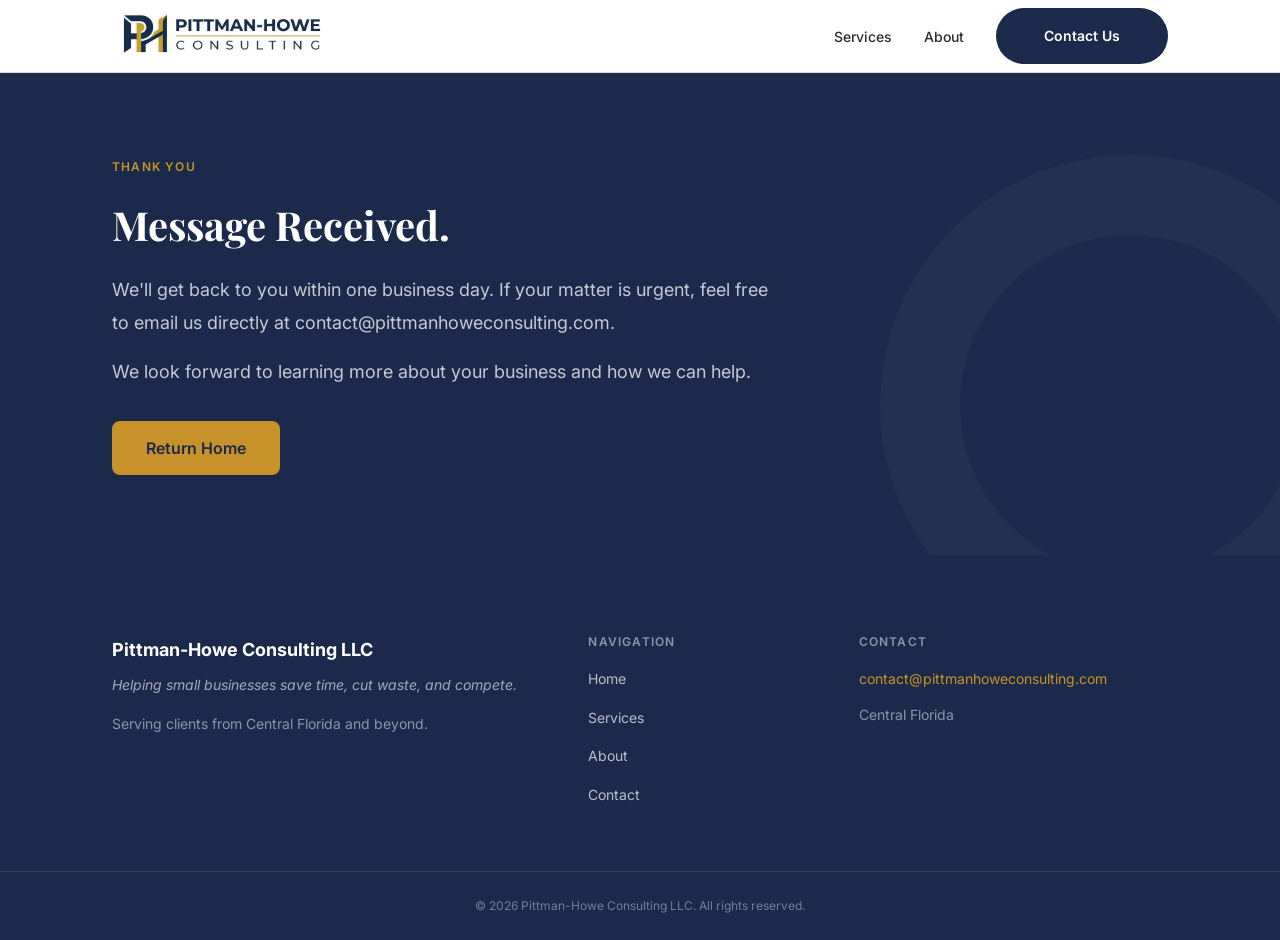
<file: thank-you.html>
<!DOCTYPE html>
<html lang="en">
<head>
  <meta charset="UTF-8">
  <meta name="viewport" content="width=device-width, initial-scale=1">
  <title>Thank You — Pittman-Howe Consulting LLC</title>
  <link rel="preconnect" href="https://fonts.googleapis.com">
  <link rel="preconnect" href="https://fonts.gstatic.com" crossorigin>
  <link href="https://fonts.googleapis.com/css2?family=Inter:wght@400;500;600;700&family=Playfair+Display:ital,wght@0,600;0,700;1,600&display=swap" rel="stylesheet">
  <link rel="stylesheet" href="css/styles.css">
  <link rel="icon" type="image/png" href="css/images/favicon.png">
</head>
<body>

  <header class="site-header">
    <nav class="nav-container" role="navigation" aria-label="Main navigation">
      <a href="index.html" class="nav-logo" aria-label="Pittman-Howe Consulting — home">
        <img src="css/images/logo-full.svg" alt="Pittman-Howe Consulting" class="nav-logo__img">
      </a>

      <button class="nav-toggle" aria-label="Open menu" aria-expanded="false" aria-controls="main-nav">
        <svg class="nav-toggle__open" width="24" height="18" viewBox="0 0 24 18" fill="none" aria-hidden="true">
          <line x1="0" y1="1"  x2="24" y2="1"  stroke="currentColor" stroke-width="2" stroke-linecap="round"/>
          <line x1="0" y1="9"  x2="24" y2="9"  stroke="currentColor" stroke-width="2" stroke-linecap="round"/>
          <line x1="0" y1="17" x2="24" y2="17" stroke="currentColor" stroke-width="2" stroke-linecap="round"/>
        </svg>
        <svg class="nav-toggle__close" width="24" height="24" viewBox="0 0 24 24" fill="none" aria-hidden="true">
          <line x1="4" y1="4"  x2="20" y2="20" stroke="currentColor" stroke-width="2" stroke-linecap="round"/>
          <line x1="20" y1="4" x2="4"  y2="20" stroke="currentColor" stroke-width="2" stroke-linecap="round"/>
        </svg>
      </button>

      <ul class="nav-links" id="main-nav">
        <li><a href="services.html">Services</a></li>
        <li><a href="about.html">About</a></li>
        <li class="nav-cta"><a href="contact.html">Contact Us</a></li>
      </ul>
    </nav>
  </header>

  <main>
  <section class="page-hero" aria-labelledby="page-heading">
    <div class="container">
      <span class="eyebrow">Thank You</span>
      <h1 id="page-heading" class="display-heading">Message Received.</h1>
      <p class="lead">We'll get back to you within one business day. If your matter is urgent, feel free to email us directly at <a href="mailto:contact@pittmanhoweconsulting.com">contact@pittmanhoweconsulting.com</a>.</p>
      <p class="lead">We look forward to learning more about your business and how we can help.</p>
      <a href="index.html" class="btn btn--primary" style="margin-top: 2rem;">Return Home</a>
    </div>
  </section>
</main>

  <footer class="site-footer" aria-label="Site footer">
    <div class="container">
      <div class="footer-grid">
        <div class="footer-brand">
          <div class="footer-brand__wordmark">Pittman-Howe Consulting LLC</div>
          <p class="footer-brand__tagline">Helping small businesses save time, cut waste, and compete.</p>
          <p class="footer-brand__location">Serving clients from Central Florida and beyond.</p>
        </div>
        <div class="footer-col">
          <h4>Navigation</h4>
          <ul>
            <li><a href="index.html">Home</a></li>
            <li><a href="services.html">Services</a></li>
            <li><a href="about.html">About</a></li>
            <li><a href="contact.html">Contact</a></li>
          </ul>
        </div>
        <div class="footer-col">
          <h4>Contact</h4>
          <a href="mailto:contact@pittmanhoweconsulting.com" class="footer-contact__email">contact@pittmanhoweconsulting.com</a>
          <p class="footer-contact__location">Central Florida</p>
        </div>
      </div>
    </div>
    <div class="footer-bottom">
      <div class="container">
        <p>&copy; 2026 Pittman-Howe Consulting LLC. All rights reserved.</p>
      </div>
    </div>
  </footer>

  <script src="js/main.js"></script>
</body>
</html>
</file>
<file: css/styles.css>
/* ============================================================
   Pittman-Howe Consulting LLC — Stylesheet
   ============================================================ */

/* ------------------------------------------------------------
   1. CSS Reset
   ------------------------------------------------------------ */
*, *::before, *::after {
  box-sizing: border-box;
  margin: 0;
  padding: 0;
}

html {
  scroll-behavior: smooth;
  height: 100%;
}

body {
  font-family: var(--font-body);
  font-size: var(--text-base);
  color: var(--color-text);
  background-color: var(--color-bg);
  line-height: var(--leading-normal);
  -webkit-font-smoothing: antialiased;
  -moz-osx-font-smoothing: grayscale;
  min-height: 100%;
  display: flex;
  flex-direction: column;
}

main {
  flex: 1;
}

img, svg {
  display: block;
  max-width: 100%;
}

a {
  color: inherit;
  text-decoration: none;
}

ul, ol {
  list-style: none;
}

button {
  cursor: pointer;
  border: none;
  background: none;
  font-family: inherit;
}

input, textarea, select {
  font-family: inherit;
  font-size: inherit;
}

/* ------------------------------------------------------------
   2. Custom Properties
   ------------------------------------------------------------ */
:root {
  /* Colors */
  --color-brand-primary:   #1B2A4A;
  --color-brand-secondary: #2E4272;
  --color-accent:          #C8922A;
  --color-accent-hover:    #A87420;
  --color-bg:              #FFFFFF;
  --color-bg-alt:          #F7F6F3;
  --color-bg-card:         #EEF1F7;
  --color-text:            #2C2C2C;
  --color-text-muted:      #6B7280;
  --color-border:          #D1D9E6;

  /* Typography */
  --font-body:    'Inter', system-ui, -apple-system, sans-serif;
  --font-display: 'Playfair Display', Georgia, serif;

  --text-xs:   0.75rem;
  --text-sm:   0.875rem;
  --text-base: 1rem;
  --text-lg:   1.125rem;
  --text-xl:   1.25rem;
  --text-2xl:  1.5rem;
  --text-3xl:  1.875rem;
  --text-4xl:  2.5rem;
  --text-5xl:  3.5rem;

  --leading-tight:  1.2;
  --leading-normal: 1.65;
  --leading-loose:  1.85;

  --weight-regular:  400;
  --weight-medium:   500;
  --weight-semibold: 600;
  --weight-bold:     700;

  /* Spacing */
  --space-1:  0.25rem;
  --space-2:  0.5rem;
  --space-3:  0.75rem;
  --space-4:  1rem;
  --space-5:  1.5rem;
  --space-6:  2rem;
  --space-8:  3rem;
  --space-10: 4rem;
  --space-12: 5rem;
  --space-16: 8rem;

  --section-py:    var(--space-12);
  --container-max: 1120px;
  --container-px:  var(--space-6);

  /* Borders */
  --radius-sm: 4px;
  --radius-md: 8px;
  --radius-lg: 12px;
  --radius-full: 9999px;

  /* Shadows */
  --shadow-sm: 0 1px 3px rgba(27, 42, 74, 0.08);
  --shadow-md: 0 4px 12px rgba(27, 42, 74, 0.12);
  --shadow-lg: 0 8px 32px rgba(27, 42, 74, 0.16);

  /* Transitions */
  --transition-fast: 150ms ease;
  --transition-base: 250ms ease;
}

/* ------------------------------------------------------------
   3. Base Typography
   ------------------------------------------------------------ */
h1, h2, h3, h4, h5, h6 {
  font-weight: var(--weight-bold);
  line-height: var(--leading-tight);
  color: var(--color-brand-primary);
}

h1 { font-size: var(--text-4xl); }
h2 { font-size: var(--text-3xl); }
h3 { font-size: var(--text-xl); }

p {
  max-width: 68ch;
  line-height: var(--leading-normal);
}

p + p {
  margin-top: var(--space-4);
}

strong {
  font-weight: var(--weight-semibold);
}

/* Display headings (Playfair) */
.display-heading {
  font-family: var(--font-display);
  font-weight: var(--weight-bold);
}

/* Section label / eyebrow */
.eyebrow {
  display: inline-block;
  font-size: var(--text-xs);
  font-weight: var(--weight-semibold);
  letter-spacing: 0.1em;
  text-transform: uppercase;
  color: var(--color-accent);
  margin-bottom: var(--space-3);
}

/* Heading with amber accent underline */
.section-heading {
  font-size: var(--text-3xl);
  font-weight: var(--weight-bold);
  color: var(--color-brand-primary);
  position: relative;
  padding-bottom: var(--space-4);
}

.section-heading::after {
  content: '';
  position: absolute;
  bottom: 0;
  left: 0;
  width: 48px;
  height: 3px;
  background-color: var(--color-accent);
}

.section-heading--center::after {
  left: 50%;
  transform: translateX(-50%);
}

/* ------------------------------------------------------------
   4. Layout Utilities
   ------------------------------------------------------------ */
.container {
  width: 100%;
  max-width: var(--container-max);
  margin-left: auto;
  margin-right: auto;
  padding-left: var(--container-px);
  padding-right: var(--container-px);
}

.text-center {
  text-align: center;
}

.text-center p {
  margin-left: auto;
  margin-right: auto;
}

.visually-hidden {
  position: absolute;
  width: 1px;
  height: 1px;
  padding: 0;
  margin: -1px;
  overflow: hidden;
  clip: rect(0, 0, 0, 0);
  white-space: nowrap;
  border-width: 0;
}

/* ------------------------------------------------------------
   5. Buttons
   ------------------------------------------------------------ */
.btn {
  display: inline-flex;
  align-items: center;
  justify-content: center;
  gap: var(--space-2);
  padding: var(--space-3) var(--space-6);
  font-family: var(--font-body);
  font-size: var(--text-base);
  font-weight: var(--weight-semibold);
  border-radius: var(--radius-md);
  transition: background-color var(--transition-fast), color var(--transition-fast), border-color var(--transition-fast), box-shadow var(--transition-fast), transform var(--transition-fast);
  cursor: pointer;
  white-space: nowrap;
  text-decoration: none;
}

.btn--primary {
  background-color: var(--color-accent);
  color: var(--color-brand-primary);
  border: 2px solid var(--color-accent);
}

.btn--primary:hover {
  background-color: var(--color-accent-hover);
  border-color: var(--color-accent-hover);
  transform: translateY(-1px);
  box-shadow: var(--shadow-md);
}

.btn--outline {
  background-color: transparent;
  color: var(--color-brand-primary);
  border: 2px solid var(--color-brand-primary);
}

.btn--outline:hover {
  background-color: var(--color-brand-primary);
  color: #ffffff;
  transform: translateY(-1px);
}

.btn--outline-white {
  background-color: transparent;
  color: #ffffff;
  border: 2px solid rgba(255, 255, 255, 0.6);
}

.btn--outline-white:hover {
  background-color: rgba(255, 255, 255, 0.12);
  border-color: #ffffff;
}

.btn--lg {
  padding: var(--space-4) var(--space-8);
  font-size: var(--text-lg);
}

/* ------------------------------------------------------------
   6. Site Header / Navigation
   ------------------------------------------------------------ */
.site-header {
  position: sticky;
  top: 0;
  z-index: 100;
  background-color: var(--color-bg);
  box-shadow: 0 1px 0 var(--color-border);
  transition: box-shadow var(--transition-base);
}

.site-header.is-scrolled {
  box-shadow: var(--shadow-md);
}

.nav-container {
  display: flex;
  align-items: center;
  justify-content: space-between;
  height: 72px;
  max-width: var(--container-max);
  margin: 0 auto;
  padding: 0 var(--container-px);
}

.nav-logo {
  display: flex;
  align-items: center;
  text-decoration: none;
  flex-shrink: 0;
}

.nav-logo__img {
  width: 220px;
  height: auto;
  display: block;
}

@media (max-width: 640px) {
  .nav-logo__img {
    width: 160px;
  }
}

.nav-toggle {
  display: none;
  align-items: center;
  justify-content: center;
  width: 44px;
  height: 44px;
  color: var(--color-brand-primary);
  border-radius: var(--radius-sm);
  transition: background-color var(--transition-fast);
}

.nav-toggle:hover {
  background-color: var(--color-bg-card);
}

.nav-toggle__close {
  display: none;
}

.nav-toggle.is-open .nav-toggle__open {
  display: none;
}

.nav-toggle.is-open .nav-toggle__close {
  display: block;
}

.nav-links {
  display: flex;
  align-items: center;
  gap: var(--space-6);
}

.nav-links li a {
  font-size: var(--text-sm);
  font-weight: var(--weight-medium);
  color: var(--color-text);
  text-decoration: none;
  padding-bottom: 2px;
  border-bottom: 2px solid transparent;
  transition: color var(--transition-fast), border-color var(--transition-fast);
}

.nav-links li a:hover,
.nav-links li a.is-active {
  color: var(--color-accent);
  border-bottom-color: var(--color-accent);
}

.nav-links .nav-cta a,
.nav-links .nav-cta {
  display: inline-block;
  padding: var(--space-2) var(--space-5);
  background-color: var(--color-brand-primary);
  color: #ffffff;
  font-size: var(--text-sm);
  font-weight: var(--weight-semibold);
  border-radius: var(--radius-full);
  border-bottom: none;
  transition: background-color var(--transition-fast), transform var(--transition-fast);
}

.nav-links .nav-cta a:hover,
.nav-links li.nav-cta a:hover {
  background-color: var(--color-brand-secondary);
  color: #ffffff;
  border-bottom-color: transparent;
  transform: translateY(-1px);
}

/* Mobile nav */
@media (max-width: 767px) {
  .nav-toggle {
    display: flex;
  }

  .nav-links {
    display: none;
    position: absolute;
    top: 72px;
    left: 0;
    right: 0;
    flex-direction: column;
    align-items: stretch;
    gap: 0;
    background-color: var(--color-brand-primary);
    padding: var(--space-4) var(--container-px);
    box-shadow: var(--shadow-lg);
  }

  .nav-links.is-open {
    display: flex;
  }

  .nav-links li {
    border-bottom: 1px solid rgba(255, 255, 255, 0.08);
  }

  .nav-links li:last-child {
    border-bottom: none;
    padding-top: var(--space-4);
    padding-bottom: var(--space-2);
  }

  .nav-links li a {
    display: block;
    padding: var(--space-4) 0;
    color: rgba(255, 255, 255, 0.85);
    font-size: var(--text-base);
    border-bottom: none;
  }

  .nav-links li a:hover,
  .nav-links li a.is-active {
    color: var(--color-accent);
    border-bottom: none;
  }

  .nav-links .nav-cta a,
  .nav-links li.nav-cta a {
    display: inline-block;
    padding: var(--space-3) var(--space-5);
    background-color: var(--color-accent);
    color: var(--color-brand-primary);
    border-radius: var(--radius-full);
  }

  .nav-links li.nav-cta a:hover {
    background-color: var(--color-accent-hover);
    color: var(--color-brand-primary);
    transform: none;
  }
}

/* ------------------------------------------------------------
   7. Site Footer
   ------------------------------------------------------------ */
.site-footer {
  background-color: var(--color-brand-primary);
  color: rgba(255, 255, 255, 0.75);
  padding-top: var(--space-12);
}

.footer-grid {
  display: grid;
  grid-template-columns: 1fr;
  gap: var(--space-10);
  padding-bottom: var(--space-10);
}

@media (min-width: 768px) {
  .footer-grid {
    grid-template-columns: 2fr 1fr 1.5fr;
  }
}

.footer-brand__wordmark {
  font-family: var(--font-body);
  font-size: var(--text-lg);
  font-weight: var(--weight-bold);
  color: #ffffff;
  margin-bottom: var(--space-2);
}

.footer-brand__tagline {
  font-size: var(--text-sm);
  color: rgba(255, 255, 255, 0.6);
  font-style: italic;
  margin-bottom: var(--space-3);
  max-width: none;
}

.footer-brand__location {
  font-size: var(--text-sm);
  color: rgba(255, 255, 255, 0.5);
  max-width: none;
}

.footer-col h4 {
  font-size: var(--text-xs);
  font-weight: var(--weight-semibold);
  letter-spacing: 0.1em;
  text-transform: uppercase;
  color: rgba(255, 255, 255, 0.5);
  margin-bottom: var(--space-4);
}

.footer-col ul {
  display: flex;
  flex-direction: column;
  gap: var(--space-3);
}

.footer-col ul li a {
  font-size: var(--text-sm);
  color: rgba(255, 255, 255, 0.7);
  text-decoration: none;
  transition: color var(--transition-fast);
}

.footer-col ul li a:hover {
  color: var(--color-accent);
}

.footer-contact__email {
  display: inline-block;
  font-size: var(--text-sm);
  color: var(--color-accent);
  text-decoration: none;
  margin-bottom: var(--space-3);
  transition: color var(--transition-fast);
}

.footer-contact__email:hover {
  color: #ffffff;
}

.footer-contact__location {
  font-size: var(--text-sm);
  color: rgba(255, 255, 255, 0.5);
  max-width: none;
}

.footer-bottom {
  border-top: 1px solid rgba(255, 255, 255, 0.1);
  padding: var(--space-5) 0;
  text-align: center;
}

.footer-bottom p {
  font-size: var(--text-xs);
  color: rgba(255, 255, 255, 0.4);
  max-width: none;
}

/* ------------------------------------------------------------
   8. Page Hero (shared interior hero style)
   ------------------------------------------------------------ */
.page-hero {
  background-color: var(--color-brand-primary);
  color: #ffffff;
  padding: var(--space-12) 0;
  min-height: 340px;
  display: flex;
  align-items: center;
  position: relative;
  overflow: hidden;
}

.page-hero::after {
  content: '';
  position: absolute;
  bottom: -100px;
  right: -100px;
  width: 500px;
  height: 500px;
  border-radius: 50%;
  border: 80px solid rgba(255, 255, 255, 0.03);
  pointer-events: none;
}

.page-hero .eyebrow {
  color: var(--color-accent);
}

.page-hero h1 {
  font-family: var(--font-display);
  color: #ffffff;
  margin: var(--space-3) 0 var(--space-5);
  max-width: 14ch;
}

.page-hero .lead {
  font-size: var(--text-lg);
  color: rgba(255, 255, 255, 0.75);
  max-width: 60ch;
  line-height: var(--leading-loose);
}

.page-hero--short {
  min-height: 260px;
  padding: var(--space-10) 0;
}

/* ------------------------------------------------------------
   9. Homepage — Hero Section
   ------------------------------------------------------------ */
.hero {
  background-color: var(--color-brand-primary);
  color: #ffffff;
  min-height: 100vh;
  display: flex;
  align-items: center;
  position: relative;
  overflow: hidden;
  padding: var(--space-12) 0;
}

.hero__bg-arc {
  position: absolute;
  bottom: -80px;
  right: -120px;
  opacity: 1;
  pointer-events: none;
}

.hero__content {
  position: relative;
  z-index: 1;
  max-width: 780px;
}

.hero__eyebrow {
  display: inline-block;
  font-size: var(--text-xs);
  font-weight: var(--weight-semibold);
  letter-spacing: 0.12em;
  text-transform: uppercase;
  color: var(--color-accent);
  margin-bottom: var(--space-5);
}

.hero__headline {
  font-family: var(--font-display);
  font-size: var(--text-5xl);
  font-weight: var(--weight-bold);
  color: #ffffff;
  line-height: 1.1;
  margin-bottom: var(--space-6);
}

.hero__lead {
  font-size: var(--text-lg);
  color: rgba(255, 255, 255, 0.78);
  line-height: var(--leading-loose);
  max-width: 60ch;
  margin-bottom: var(--space-8);
}

.hero__actions {
  display: flex;
  flex-wrap: wrap;
  gap: var(--space-4);
  align-items: center;
}

.hero__scroll {
  position: absolute;
  bottom: var(--space-8);
  left: 50%;
  transform: translateX(-50%);
  color: rgba(255, 255, 255, 0.4);
  animation: bounce 2s ease-in-out infinite;
}

@keyframes bounce {
  0%, 100% { transform: translateX(-50%) translateY(0); }
  50%       { transform: translateX(-50%) translateY(6px); }
}

@media (max-width: 767px) {
  .hero__headline {
    font-size: var(--text-4xl);
  }

  .hero__actions {
    flex-direction: column;
    align-items: flex-start;
  }

  .hero__actions .btn {
    width: 100%;
    justify-content: center;
  }
}

/* ------------------------------------------------------------
   10. Homepage — Firm Intro Section
   ------------------------------------------------------------ */
.firm-intro {
  background-color: var(--color-bg);
  padding: var(--space-16) 0;
  overflow: hidden;
}

.firm-intro__grid {
  display: grid;
  grid-template-columns: 1fr;
  gap: var(--space-10);
  align-items: center;
}

@media (min-width: 900px) {
  .firm-intro__grid {
    grid-template-columns: 1fr 1.6fr;
    gap: var(--space-12);
  }
}

.firm-intro__watermark {
  display: flex;
  align-items: center;
  justify-content: center;
  user-select: none;
  pointer-events: none;
}

.firm-intro__watermark-text {
  font-family: var(--font-display);
  font-size: clamp(120px, 18vw, 200px);
  font-weight: var(--weight-bold);
  color: rgba(27, 42, 74, 0.06);
  line-height: 1;
  letter-spacing: -0.02em;
}

.firm-intro__content .section-heading {
  margin-bottom: var(--space-6);
}

.firm-intro__body {
  color: var(--color-text);
  margin-bottom: var(--space-6);
}

.firm-intro__link {
  display: inline-flex;
  align-items: center;
  gap: var(--space-2);
  font-weight: var(--weight-semibold);
  color: var(--color-accent);
  text-decoration: none;
  transition: gap var(--transition-fast);
}

.firm-intro__link:hover {
  gap: var(--space-3);
  color: var(--color-accent-hover);
}

@media (max-width: 899px) {
  .firm-intro__watermark {
    display: none;
  }
}

/* ------------------------------------------------------------
   11. Homepage — Services Preview
   ------------------------------------------------------------ */
.services-preview {
  background-color: var(--color-bg-alt);
  padding: var(--space-16) 0;
}

.services-preview__header {
  text-align: center;
  margin-bottom: var(--space-10);
}

.services-preview__header .section-heading {
  margin-bottom: var(--space-4);
}

.services-preview__header p {
  margin: 0 auto;
  color: var(--color-text-muted);
  font-size: var(--text-lg);
}

.services-grid {
  display: grid;
  grid-template-columns: 1fr;
  gap: var(--space-5);
}

@media (min-width: 640px) {
  .services-grid {
    grid-template-columns: 1fr 1fr;
  }
}

@media (min-width: 1024px) {
  .services-grid {
    grid-template-columns: repeat(4, 1fr);
  }
}

.service-card {
  background-color: var(--color-bg);
  border-radius: var(--radius-md);
  padding: var(--space-6);
  box-shadow: var(--shadow-sm);
  border-top: 4px solid var(--color-accent);
  transition: transform var(--transition-base), box-shadow var(--transition-base);
  display: flex;
  flex-direction: column;
  gap: var(--space-4);
}

.service-card:hover {
  transform: translateY(-4px);
  box-shadow: var(--shadow-md);
}

.service-card__icon {
  flex-shrink: 0;
  color: var(--color-brand-primary);
}

.service-card__title {
  font-size: var(--text-xl);
  font-weight: var(--weight-semibold);
  color: var(--color-brand-primary);
}

.service-card__body {
  font-size: var(--text-base);
  color: var(--color-text-muted);
  line-height: var(--leading-normal);
  max-width: none;
}

.services-preview__cta {
  text-align: center;
  margin-top: var(--space-10);
}

/* ------------------------------------------------------------
   12. Homepage — Differentiators
   ------------------------------------------------------------ */
.differentiators {
  background-color: var(--color-brand-primary);
  padding: var(--space-16) 0;
  color: #ffffff;
}

.differentiators__header {
  text-align: center;
  margin-bottom: var(--space-10);
}

.differentiators__header .section-heading {
  color: #ffffff;
  margin-bottom: var(--space-4);
}

.differentiators__header .section-heading::after {
  left: 50%;
  transform: translateX(-50%);
  background-color: var(--color-accent);
}

.differentiators__header p {
  margin: 0 auto;
  color: rgba(255, 255, 255, 0.65);
  font-size: var(--text-lg);
}

.differentiators__grid {
  display: grid;
  grid-template-columns: 1fr;
  gap: var(--space-8);
}

@media (min-width: 768px) {
  .differentiators__grid {
    grid-template-columns: repeat(3, 1fr);
  }
}

.differentiator-item {
  padding: var(--space-6) 0;
  border-top: 1px solid rgba(255, 255, 255, 0.1);
}

.differentiator-item__number {
  font-family: var(--font-display);
  font-size: 4rem;
  font-weight: var(--weight-bold);
  color: var(--color-accent);
  line-height: 1;
  margin-bottom: var(--space-4);
  opacity: 0.9;
}

.differentiator-item h3 {
  font-size: var(--text-xl);
  color: #ffffff;
  margin-bottom: var(--space-3);
}

.differentiator-item p {
  font-size: var(--text-base);
  color: rgba(255, 255, 255, 0.65);
  line-height: var(--leading-normal);
  max-width: none;
}

/* ------------------------------------------------------------
   13. CTA Banner (shared)
   ------------------------------------------------------------ */
.cta-banner {
  background-color: var(--color-bg-alt);
  padding: var(--space-16) 0;
  text-align: center;
}

.cta-banner h2 {
  font-family: var(--font-display);
  font-size: var(--text-4xl);
  font-weight: var(--weight-bold);
  color: var(--color-brand-primary);
  margin-bottom: var(--space-4);
}

.cta-banner p {
  margin: 0 auto var(--space-8);
  font-size: var(--text-lg);
  color: var(--color-text-muted);
}

.cta-banner__email {
  display: block;
  margin-top: var(--space-4);
  font-size: var(--text-sm);
  color: var(--color-accent);
  text-decoration: none;
  transition: color var(--transition-fast);
}

.cta-banner__email:hover {
  color: var(--color-accent-hover);
}

/* ------------------------------------------------------------
   14. Services Page — Service Detail Sections
   ------------------------------------------------------------ */
.service-detail {
  padding: var(--space-16) 0;
}

.service-detail:nth-child(odd) {
  background-color: var(--color-bg);
}

.service-detail:nth-child(even) {
  background-color: var(--color-bg-alt);
}

.service-detail__grid {
  display: grid;
  grid-template-columns: 1fr;
  gap: var(--space-10);
  align-items: start;
}

@media (min-width: 900px) {
  .service-detail__grid {
    grid-template-columns: 1fr 1.5fr;
    gap: var(--space-12);
    align-items: center;
  }
}

.service-detail__visual {
  display: flex;
  flex-direction: column;
  gap: var(--space-5);
}

.service-detail__icon {
  color: var(--color-brand-primary);
}

.service-label {
  display: inline-block;
  padding: var(--space-1) var(--space-3);
  background-color: rgba(200, 146, 42, 0.1);
  color: var(--color-accent);
  font-size: var(--text-xs);
  font-weight: var(--weight-semibold);
  letter-spacing: 0.1em;
  text-transform: uppercase;
  border-radius: var(--radius-full);
  border: 1px solid rgba(200, 146, 42, 0.3);
}

.service-detail__content .section-heading {
  margin-bottom: var(--space-5);
}

.service-detail__body p {
  color: var(--color-text);
  max-width: 58ch;
}

/* ------------------------------------------------------------
   15. Services Page — Industries
   ------------------------------------------------------------ */
.industries {
  background-color: var(--color-bg);
  padding: var(--space-16) 0;
}

.industries__header {
  text-align: center;
  margin-bottom: var(--space-10);
}

.industries__header .section-heading {
  margin-bottom: var(--space-4);
}

.industries__header p {
  margin: 0 auto;
  color: var(--color-text-muted);
  font-size: var(--text-lg);
}

.industry-grid {
  display: grid;
  grid-template-columns: 1fr;
  gap: var(--space-5);
}

@media (min-width: 640px) {
  .industry-grid {
    grid-template-columns: repeat(3, 1fr);
  }
}

.industry-card {
  padding: var(--space-6);
  border: 1px solid var(--color-border);
  border-radius: var(--radius-md);
  transition: border-color var(--transition-base), box-shadow var(--transition-base);
}

.industry-card:hover {
  border-color: var(--color-accent);
  box-shadow: var(--shadow-sm);
}

.industry-card__icon {
  color: var(--color-brand-primary);
  margin-bottom: var(--space-4);
}

.industry-card h3 {
  font-size: var(--text-lg);
  margin-bottom: var(--space-3);
}

.industry-card p {
  font-size: var(--text-base);
  color: var(--color-text-muted);
  max-width: none;
}

/* ------------------------------------------------------------
   16. About Page — Partner Bios
   ------------------------------------------------------------ */
.partner-bios {
  background-color: var(--color-bg);
  padding: var(--space-16) 0;
}

.bio-section {
  padding: var(--space-12) 0;
  border-bottom: 1px solid var(--color-border);
}

.bio-section:first-child {
  padding-top: 0;
}

.bio-section:last-child {
  border-bottom: none;
  padding-bottom: 0;
}

.bio-section__grid {
  display: grid;
  grid-template-columns: 1fr;
  gap: var(--space-10);
  align-items: start;
}

@media (min-width: 900px) {
  .bio-section__grid {
    grid-template-columns: 280px 1fr;
    gap: var(--space-12);
    align-items: center;
  }

  .bio-section--reverse .bio-section__grid {
    direction: rtl;
  }

  .bio-section--reverse .bio-section__grid > * {
    direction: ltr;
  }
}

.bio-monogram {
  width: 200px;
  height: 200px;
  background-color: var(--color-bg-card);
  border-radius: var(--radius-md);
  display: flex;
  align-items: center;
  justify-content: center;
  border: 1px solid var(--color-border);
}

.bio-monogram__initials {
  font-family: var(--font-display);
  font-size: 4.5rem;
  font-weight: var(--weight-bold);
  color: var(--color-brand-primary);
  line-height: 1;
  opacity: 0.7;
}

.bio-section__name {
  font-family: var(--font-display);
  font-size: var(--text-3xl);
  font-weight: var(--weight-bold);
  color: var(--color-brand-primary);
  margin-bottom: var(--space-2);
}

.bio-section__title {
  display: inline-block;
  font-size: var(--text-xs);
  font-weight: var(--weight-semibold);
  letter-spacing: 0.1em;
  text-transform: uppercase;
  color: var(--color-accent);
  margin-bottom: var(--space-5);
}

.bio-section__body p {
  color: var(--color-text);
  margin-bottom: var(--space-4);
  max-width: 62ch;
}

.bio-section__meta {
  margin-top: var(--space-5);
  padding-top: var(--space-5);
  border-top: 1px solid var(--color-border);
  display: flex;
  flex-wrap: wrap;
  gap: var(--space-5);
  align-items: center;
}

.bio-section__education {
  font-size: var(--text-sm);
  color: var(--color-text-muted);
  max-width: none;
}

.bio-section__linkedin {
  display: inline-flex;
  align-items: center;
  gap: var(--space-2);
  font-size: var(--text-sm);
  font-weight: var(--weight-medium);
  color: var(--color-accent);
  text-decoration: none;
  transition: color var(--transition-fast);
}

.bio-section__linkedin:hover {
  color: var(--color-accent-hover);
}

/* ------------------------------------------------------------
   17. About Page — Our Approach
   ------------------------------------------------------------ */
.firm-approach {
  background-color: var(--color-bg-alt);
  padding: var(--space-16) 0;
}

.firm-approach__grid {
  display: grid;
  grid-template-columns: 1fr;
  gap: var(--space-10);
  align-items: start;
}

@media (min-width: 900px) {
  .firm-approach__grid {
    grid-template-columns: 1fr 1.5fr;
    gap: var(--space-12);
  }
}

.firm-approach__pullquote {
  position: relative;
  padding-top: var(--space-5);
}

.firm-approach__quote-mark {
  font-family: var(--font-display);
  font-size: 8rem;
  line-height: 0.7;
  color: var(--color-accent);
  margin-bottom: var(--space-4);
  display: block;
  opacity: 0.8;
}

.firm-approach__quote-text {
  font-family: var(--font-display);
  font-size: var(--text-2xl);
  font-style: italic;
  color: var(--color-brand-primary);
  line-height: var(--leading-normal);
  max-width: 28ch;
}

.firm-approach__content .section-heading {
  margin-bottom: var(--space-6);
}

.firm-approach__content p {
  color: var(--color-text);
  margin-bottom: var(--space-4);
}

.firm-approach__promises {
  margin-top: var(--space-8);
}

.firm-approach__promises h3 {
  font-size: var(--text-xl);
  margin-bottom: var(--space-5);
}

.promise-list {
  display: flex;
  flex-direction: column;
  gap: var(--space-4);
}

.promise-item {
  display: flex;
  gap: var(--space-3);
  align-items: flex-start;
}

.promise-item__bullet {
  flex-shrink: 0;
  width: 20px;
  height: 20px;
  color: var(--color-accent);
  margin-top: 2px;
}

.promise-item p {
  font-size: var(--text-base);
  color: var(--color-text);
  max-width: none;
}

/* ------------------------------------------------------------
   18. About Page — Florida Roots
   ------------------------------------------------------------ */
.florida-roots {
  background-color: var(--color-brand-primary);
  padding: var(--space-16) 0;
  color: #ffffff;
  text-align: center;
  position: relative;
  overflow: hidden;
}

.florida-roots__watermark {
  position: absolute;
  top: 50%;
  left: 50%;
  transform: translate(-50%, -50%);
  font-family: var(--font-display);
  font-size: clamp(180px, 28vw, 320px);
  font-weight: var(--weight-bold);
  color: rgba(255, 255, 255, 0.03);
  pointer-events: none;
  user-select: none;
  white-space: nowrap;
  line-height: 1;
}

.florida-roots__content {
  position: relative;
  z-index: 1;
}

.florida-roots h2 {
  color: #ffffff;
  font-size: var(--text-3xl);
  margin-bottom: var(--space-6);
}

.florida-roots p {
  color: rgba(255, 255, 255, 0.7);
  font-size: var(--text-lg);
  line-height: var(--leading-loose);
  margin: 0 auto var(--space-4);
  max-width: 62ch;
}

/* ------------------------------------------------------------
   19. Contact Page — Contact Body
   ------------------------------------------------------------ */
.contact-body {
  background-color: var(--color-bg);
  padding: var(--space-16) 0;
}

.contact-body__grid {
  display: grid;
  grid-template-columns: 1fr;
  gap: var(--space-12);
  align-items: start;
}

@media (min-width: 900px) {
  .contact-body__grid {
    grid-template-columns: 5fr 7fr;
  }
}

.contact-info .section-heading {
  margin-bottom: var(--space-8);
}

.contact-info-item {
  margin-bottom: var(--space-6);
}

.contact-info-item__label {
  display: block;
  font-size: var(--text-xs);
  font-weight: var(--weight-semibold);
  letter-spacing: 0.1em;
  text-transform: uppercase;
  color: var(--color-text-muted);
  margin-bottom: var(--space-2);
}

.contact-info-item__value {
  font-size: var(--text-lg);
  font-weight: var(--weight-medium);
  color: var(--color-brand-primary);
  max-width: none;
}

.contact-info-item__value a {
  color: var(--color-accent);
  text-decoration: none;
  transition: color var(--transition-fast);
}

.contact-info-item__value a:hover {
  color: var(--color-accent-hover);
}

.contact-info__divider {
  border: none;
  border-top: 1px solid var(--color-border);
  margin: var(--space-6) 0;
}

.contact-info__what-to-expect h3 {
  font-size: var(--text-lg);
  margin-bottom: var(--space-4);
}

.expect-list {
  display: flex;
  flex-direction: column;
  gap: var(--space-3);
}

.expect-item {
  display: flex;
  gap: var(--space-3);
  align-items: flex-start;
  font-size: var(--text-base);
  color: var(--color-text-muted);
}

.expect-item::before {
  content: '—';
  color: var(--color-accent);
  font-weight: var(--weight-bold);
  flex-shrink: 0;
}

/* ------------------------------------------------------------
   20. Contact Form
   ------------------------------------------------------------ */
.contact-form {
  display: flex;
  flex-direction: column;
  gap: var(--space-5);
}

.form-group {
  display: flex;
  flex-direction: column;
  gap: var(--space-2);
}

.form-label {
  font-size: var(--text-sm);
  font-weight: var(--weight-semibold);
  color: var(--color-brand-primary);
}

.form-label .optional {
  font-weight: var(--weight-regular);
  color: var(--color-text-muted);
  font-size: var(--text-xs);
  margin-left: var(--space-1);
}

.form-input,
.form-textarea,
.form-select {
  width: 100%;
  padding: var(--space-3) var(--space-4);
  border: 1.5px solid var(--color-border);
  border-radius: var(--radius-md);
  font-family: var(--font-body);
  font-size: var(--text-base);
  color: var(--color-text);
  background-color: var(--color-bg);
  transition: border-color var(--transition-fast), box-shadow var(--transition-fast);
  appearance: none;
  -webkit-appearance: none;
}

.form-input:focus,
.form-textarea:focus,
.form-select:focus {
  outline: none;
  border-color: var(--color-accent);
  box-shadow: 0 0 0 3px rgba(200, 146, 42, 0.15);
}

.form-input::placeholder,
.form-textarea::placeholder {
  color: var(--color-text-muted);
  opacity: 0.7;
}

.form-textarea {
  resize: vertical;
  min-height: 140px;
}

.form-select {
  background-image: url("data:image/svg+xml,%3Csvg xmlns='http://www.w3.org/2000/svg' width='16' height='16' viewBox='0 0 24 24' fill='none' stroke='%236B7280' stroke-width='2' stroke-linecap='round' stroke-linejoin='round'%3E%3Cpolyline points='6,9 12,15 18,9'%3E%3C/polyline%3E%3C/svg%3E");
  background-repeat: no-repeat;
  background-position: right 1rem center;
  padding-right: 3rem;
  cursor: pointer;
}

.form-submit {
  width: 100%;
  padding: var(--space-4);
  background-color: var(--color-accent);
  color: var(--color-brand-primary);
  font-family: var(--font-body);
  font-size: var(--text-base);
  font-weight: var(--weight-bold);
  border: none;
  border-radius: var(--radius-md);
  cursor: pointer;
  transition: background-color var(--transition-fast), transform var(--transition-fast), box-shadow var(--transition-fast);
  letter-spacing: 0.01em;
}

.form-submit:hover {
  background-color: var(--color-accent-hover);
  transform: translateY(-1px);
  box-shadow: var(--shadow-md);
}

.form-submit:active {
  transform: translateY(0);
}

.form-fine-print {
  font-size: var(--text-xs);
  color: var(--color-text-muted);
  text-align: center;
  max-width: none;
  line-height: var(--leading-normal);
}

/* ------------------------------------------------------------
   21. Contact Page — FAQ
   ------------------------------------------------------------ */
.contact-faq {
  background-color: var(--color-bg-alt);
  padding: var(--space-16) 0;
}

.contact-faq__header {
  text-align: center;
  margin-bottom: var(--space-10);
}

.faq-list {
  max-width: 720px;
  margin: 0 auto;
  display: flex;
  flex-direction: column;
  gap: var(--space-8);
}

.faq-item__question {
  font-size: var(--text-lg);
  font-weight: var(--weight-semibold);
  color: var(--color-brand-primary);
  margin-bottom: var(--space-3);
}

.faq-item__answer {
  color: var(--color-text-muted);
  line-height: var(--leading-normal);
  max-width: none;
}

/* ------------------------------------------------------------
   22. Responsive Utilities
   ------------------------------------------------------------ */
@media (max-width: 639px) {
  :root {
    --container-px: var(--space-5);
    --section-py: var(--space-10);
  }

  h2, .section-heading {
    font-size: var(--text-2xl);
  }

  .page-hero h1 {
    font-size: var(--text-3xl);
  }

  .cta-banner h2 {
    font-size: var(--text-3xl);
  }

  .bio-monogram {
    width: 120px;
    height: 120px;
  }

  .bio-monogram__initials {
    font-size: 3rem;
  }

  .firm-approach__quote-text {
    font-size: var(--text-xl);
  }

  .firm-approach__quote-mark {
    font-size: 6rem;
  }
}
</file>
